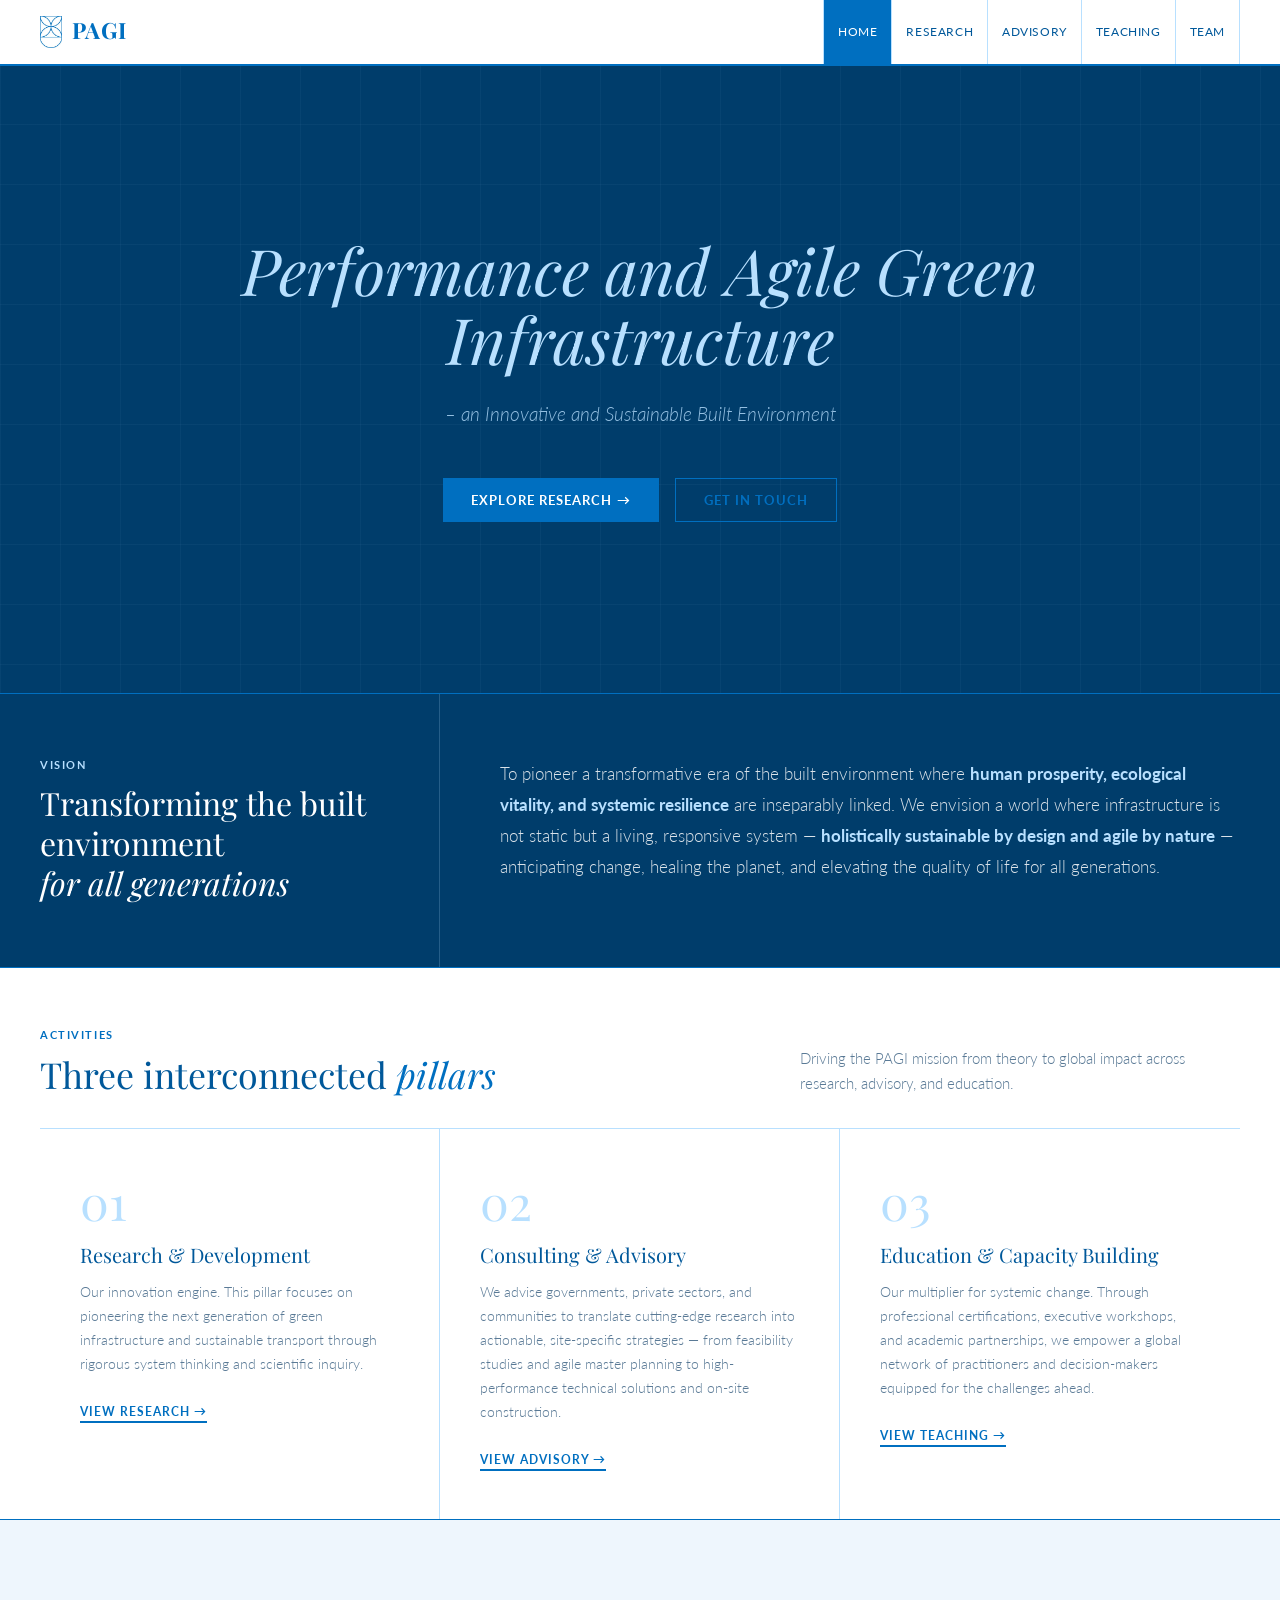
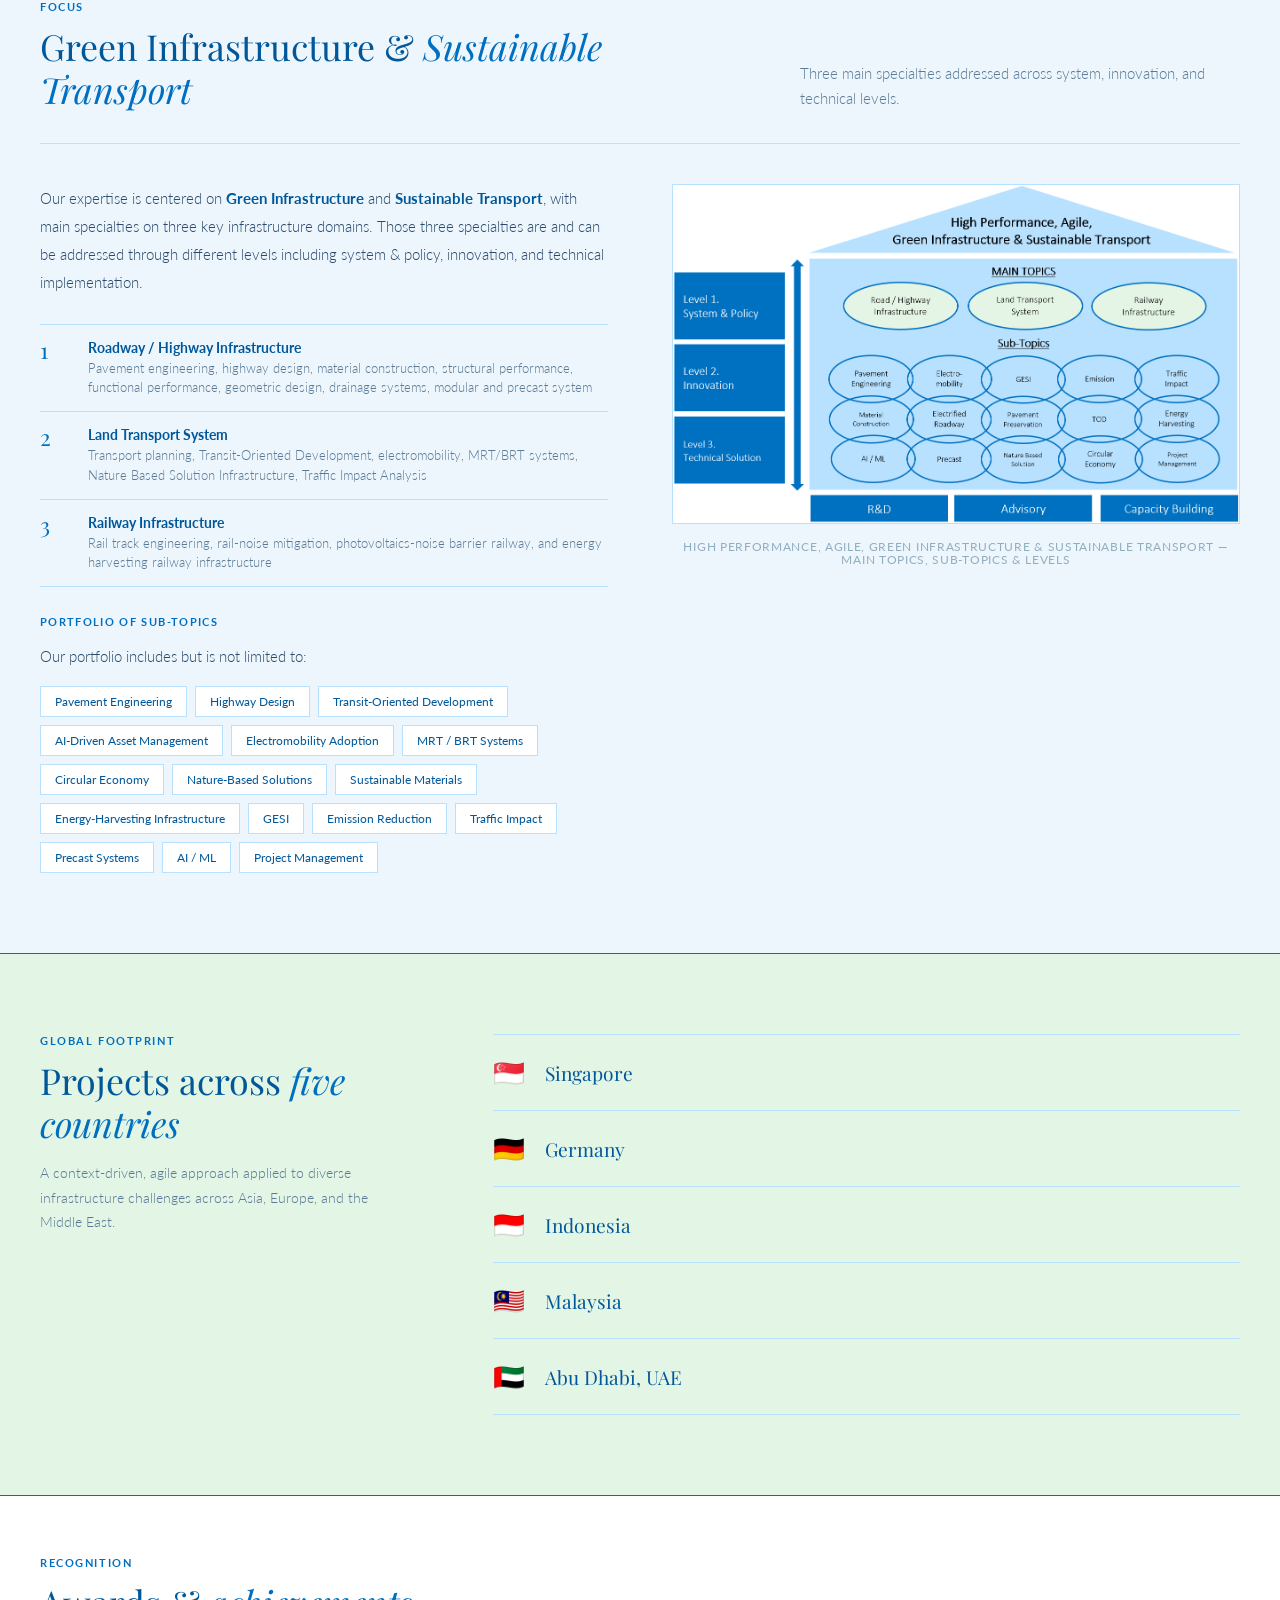
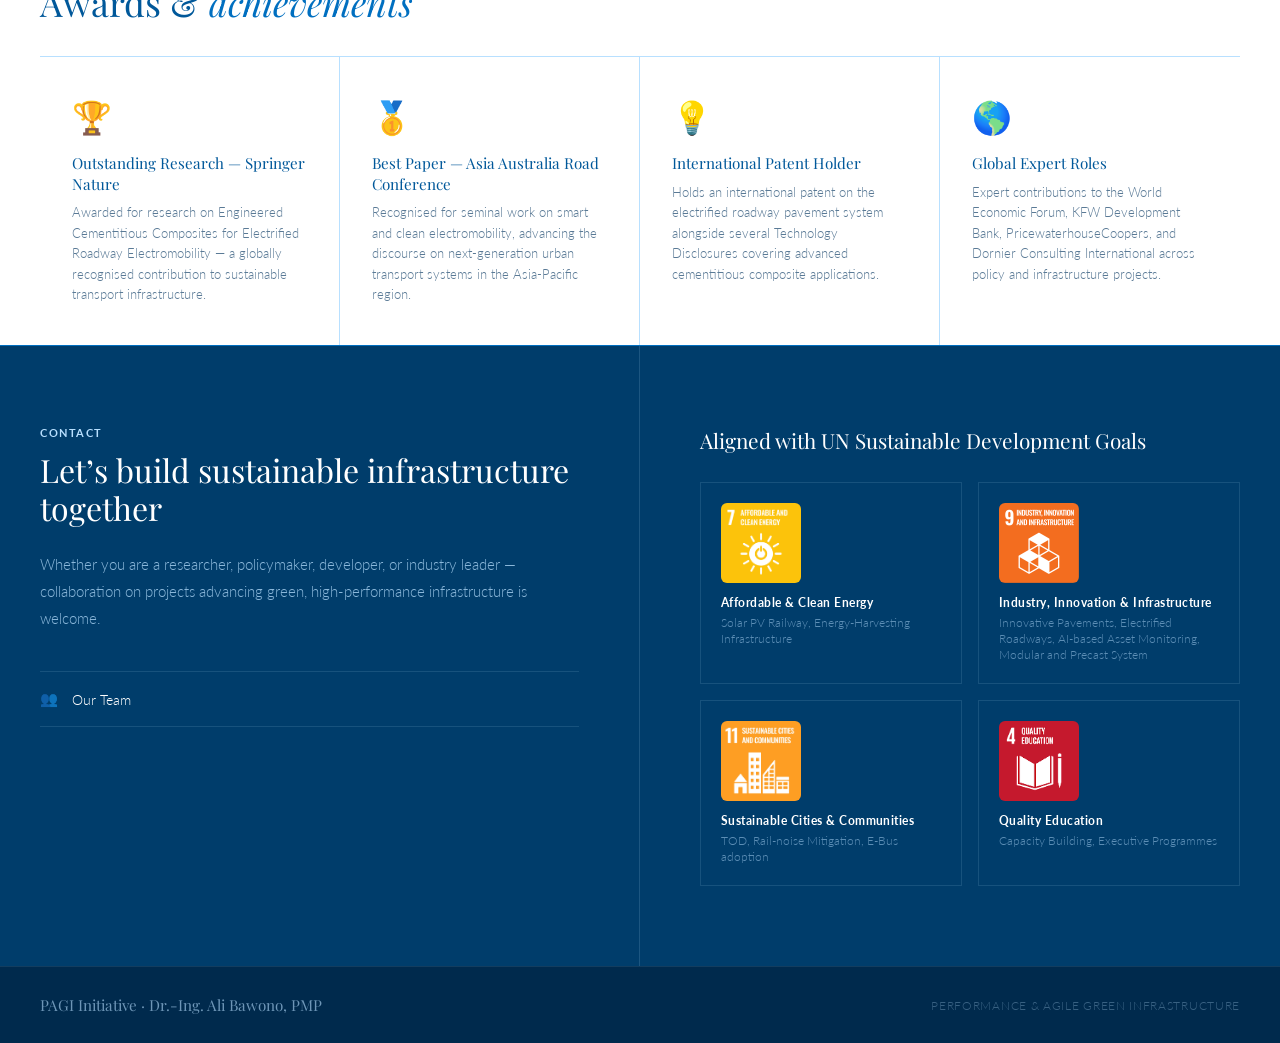
<file: index.html>
<!DOCTYPE html>
<html lang="en">
<head>
<meta charset="UTF-8">
<meta name="viewport" content="width=device-width, initial-scale=1.0">
<title>PAGI Initiative</title>
<link rel="preconnect" href="https://fonts.googleapis.com">
<link href="https://fonts.googleapis.com/css2?family=Playfair+Display:ital,wght@0,400;0,700;1,400&family=Lato:wght@300;400;700&display=swap" rel="stylesheet">
<link rel="stylesheet" href="style.css">
<style>
/* ── HERO (full-width, no right panel) ── */
.hero{margin-top:64px;min-height:70vh;display:flex;align-items:center;justify-content:center;border-bottom:var(--rule);background:var(--navy);position:relative;overflow:hidden}
.hero-bg-pattern{position:absolute;inset:0;background-image:linear-gradient(rgba(184,224,255,.04) 1px,transparent 1px),linear-gradient(90deg,rgba(184,224,255,.04) 1px,transparent 1px);background-size:60px 60px}
.hero-center{max-width:900px;margin:0 auto;padding:80px 40px;text-align:center;position:relative;z-index:1}
.hero-eyebrow{font-size:.72rem;font-weight:700;letter-spacing:.14em;text-transform:uppercase;color:var(--sky);margin-bottom:28px;display:inline-flex;align-items:center;gap:12px}
.hero-eyebrow::before,.hero-eyebrow::after{content:'';display:inline-block;width:32px;height:2px;background:var(--azure)}
.nav-logo-img{height:32px;width:auto;display:inline-block;vertical-align:middle;margin-right:10px;position:relative;top:-1px;}
.hero-h1{font-family:'Playfair Display',serif;font-size:clamp(2.4rem,5vw,4.8rem);font-weight:400;line-height:1.08;color:#fff;margin-bottom:24px}
.hero-h1 em{font-style:italic;color:var(--sky)}
.hero-tagline{font-size:1.2rem;line-height:1.75;color:rgba(184,224,255,.8);font-weight:300;margin-bottom:48px;font-style:italic}
.hero-actions{display:flex;gap:16px;flex-wrap:wrap;justify-content:center}

/* ── VISION ── */
.vision{background:var(--navy);border-bottom:var(--rule)}
.vision-inner{max-width:1280px;margin:0 auto;padding:0 40px;display:grid;grid-template-columns:1fr 2fr}
.vision-lbl{padding:64px 40px 64px 0;border-right:1px solid rgba(184,224,255,.2);display:flex;flex-direction:column;justify-content:center}
.vision-lbl .eyebrow{color:var(--sky)}
.vision-lbl h2{font-family:'Playfair Display',serif;font-size:2rem;font-weight:400;color:#fff;line-height:1.25}
.vision-lbl h2 em{font-style:italic}
.vision-content{padding:64px 0 64px 60px}
.vision-text{font-size:1.05rem;line-height:1.85;color:rgba(255,255,255,.85);font-weight:300}
.vision-text strong{font-weight:700;color:var(--sky)}

/* ── ACTIVITIES ── */
.pill-grid{display:grid;grid-template-columns:repeat(3,1fr)}
.pill{padding:48px 40px;border-right:var(--rule-lt);transition:background .15s;cursor:default}
.pill:last-child{border-right:none}
.pill:hover{background:var(--pale)}
.pill-num{font-family:'Playfair Display',serif;font-size:3rem;font-weight:400;color:var(--border);line-height:1;margin-bottom:16px}
.pill-title{font-family:'Playfair Display',serif;font-size:1.25rem;font-weight:400;color:var(--blue);margin-bottom:12px}
.pill-body{font-size:.88rem;color:var(--gray);line-height:1.7;font-weight:300;margin-bottom:24px}
.pill-link{display:inline-flex;align-items:center;gap:6px;font-size:.78rem;font-weight:700;letter-spacing:.08em;text-transform:uppercase;color:var(--azure);text-decoration:none;border-bottom:2px solid var(--azure);padding-bottom:2px;transition:opacity .15s}
.pill-link:hover{opacity:.6}

/* ── FOCUS ── */
.focus{background:var(--pale);border-bottom:var(--rule)}
.focus-inner{max-width:1280px;margin:0 auto;padding:80px 40px}
.focus-grid{display:grid;grid-template-columns:1fr 1fr;gap:64px;align-items:start;margin-top:40px}
.focus-text-block{}
.focus-body{font-size:.95rem;line-height:1.85;color:#2a4a6b;font-weight:300;margin-bottom:20px}
.focus-body strong{font-weight:700;color:var(--blue)}
.focus-specialties{margin:28px 0;display:flex;flex-direction:column;gap:0}
.spec-row{display:flex;align-items:flex-start;gap:16px;padding:14px 0;border-bottom:var(--rule-lt)}
.spec-row:first-child{border-top:var(--rule-lt)}
.spec-num{font-family:'Playfair Display',serif;font-size:1.4rem;font-weight:400;color:var(--azure);line-height:1;flex-shrink:0;width:32px}
.spec-text{}
.spec-title{font-size:.9rem;font-weight:700;color:var(--blue);margin-bottom:3px}
.spec-sub{font-size:.8rem;color:var(--gray);font-weight:300;line-height:1.5}
.subtopics-label{font-size:.7rem;font-weight:700;letter-spacing:.12em;text-transform:uppercase;color:var(--azure);margin:28px 0 14px}
.subtopic-tags{display:flex;flex-wrap:wrap;gap:8px}
.stag{padding:7px 14px;font-size:.78rem;font-weight:400;color:var(--blue);border:var(--rule-lt);background:#fff;transition:all .15s;cursor:default}
.stag:hover{background:var(--azure);color:#fff;border-color:var(--azure)}
.focus-diagram{}
.diagram-caption{font-size:.72rem;font-weight:400;letter-spacing:.06em;text-transform:uppercase;color:var(--lgray);text-align:center;margin-top:16px}
.diagram-img{width:100%;border:var(--rule-lt);display:block}
.sdg-badge{width:80px;height:80px;object-fit:cover;border-radius:6px;display:block;margin-bottom:12px}

/* ── FOOTPRINT ── */
.footprint{background:var(--mint);border-bottom:var(--rule)}
.fp-inner{max-width:1280px;margin:0 auto;padding:80px 40px;display:grid;grid-template-columns:1fr 2fr;gap:80px;align-items:start}
.fp-desc{font-size:.9rem;color:var(--gray);line-height:1.7;font-weight:300;margin-top:16px}
.c-list{display:flex;flex-direction:column}
.c-row{display:flex;align-items:center;padding:22px 0;border-bottom:var(--rule-lt);gap:20px;transition:padding-left .2s;cursor:default}
.c-row:first-child{border-top:var(--rule-lt)}
.c-row:hover{padding-left:12px}
.cflag{font-size:1.6rem}
.cname{font-family:'Playfair Display',serif;font-size:1.2rem;font-weight:400;color:var(--blue)}
.cdesc{font-size:.82rem;color:var(--gray);font-weight:300;margin-left:auto;text-align:right;max-width:280px;line-height:1.5}

@media(max-width:1024px){
  .hero-center{padding:60px 20px}
  .vision-inner{grid-template-columns:1fr}
  .vision-lbl{border-right:none;border-bottom:1px solid rgba(184,224,255,.15);padding:48px 0}
  .vision-content{padding:48px 0}
  .pill-grid{grid-template-columns:1fr}
  .pill{border-right:none;border-bottom:var(--rule-lt)}
  .focus-grid{grid-template-columns:1fr;gap:40px}
  .fp-inner{grid-template-columns:1fr;gap:40px}
}
@media(max-width:768px){
  .vision-inner,.fp-inner,.focus-inner{padding:0 20px}
  .fp-inner{padding:60px 20px}
  .focus-inner{padding:48px 20px}
}
</style>
</head>
<body>

<header>
  <div class="nav-top">
    <a href="index.html" class="nav-logo"><img src="Logo_PAGI.png" alt="PAGI Logo" class="nav-logo-img">PAGI</a>
    <nav class="nav-links">
      <a href="index.html" class="active">Home</a>
      <a href="research.html">Research</a>
      <a href="advisory.html">Advisory</a>
      <a href="teaching.html">Teaching</a>
      <a href="team.html">Team</a>
    </nav>
  </div>
</header>

<!-- HERO -->
<section class="hero">
  <div class="hero-bg-pattern"></div>
  <div class="hero-center">
    <h1 class="hero-h1"><em>Performance and Agile Green Infrastructure</em></h1>
    <p class="hero-tagline">&#8211; an Innovative and Sustainable Built Environment</p>
    <div class="hero-actions">
      <a href="research.html" class="btn-p">Explore Research &#8594;</a>
      <a href="#contact" class="btn-o">Get in Touch</a>
    </div>
  </div>
</section>

<!-- VISION -->
<section class="vision" id="about">
  <div class="vision-inner">
    <div class="vision-lbl">
      <div class="eyebrow">Vision</div>
      <h2>Transforming the built environment<br><em>for all generations</em></h2>
    </div>
    <div class="vision-content">
      <p class="vision-text">To pioneer a transformative era of the built environment where <strong>human prosperity, ecological vitality, and systemic resilience</strong> are inseparably linked. We envision a world where infrastructure is not static but a living, responsive system &#8212; <strong>holistically sustainable by design and agile by nature</strong> &#8212; anticipating change, healing the planet, and elevating the quality of life for all generations.</p>
    </div>
  </div>
</section>

<!-- ACTIVITIES -->
<section class="section">
  <div class="s-inner">
    <div class="s-head sr">
      <div><div class="eyebrow">Activities</div><h2 class="s-title">Three interconnected <em>pillars</em></h2></div>
      <p class="s-sub">Driving the PAGI mission from theory to global impact across research, advisory, and education.</p>
    </div>
    <div class="pill-grid">
      <div class="pill sr">
        <div class="pill-num">01</div>
        <h3 class="pill-title">Research &amp; Development</h3>
        <p class="pill-body">Our innovation engine. This pillar focuses on pioneering the next generation of green infrastructure and sustainable transport through rigorous system thinking and scientific inquiry.</p>
        <a href="research.html" class="pill-link">View Research &#8594;</a>
      </div>
      <div class="pill sr">
        <div class="pill-num">02</div>
        <h3 class="pill-title">Consulting &amp; Advisory</h3>
        <p class="pill-body">We advise governments, private sectors, and communities to translate cutting-edge research into actionable, site-specific strategies &#8212; from feasibility studies and agile master planning to high-performance technical solutions and on-site construction.</p>
        <a href="advisory.html" class="pill-link">View Advisory &#8594;</a>
      </div>
      <div class="pill sr">
        <div class="pill-num">03</div>
        <h3 class="pill-title">Education &amp; Capacity Building</h3>
        <p class="pill-body">Our multiplier for systemic change. Through professional certifications, executive workshops, and academic partnerships, we empower a global network of practitioners and decision-makers equipped for the challenges ahead.</p>
        <a href="teaching.html" class="pill-link">View Teaching &#8594;</a>
      </div>
    </div>
  </div>
</section>

<!-- FOCUS -->
<section class="focus">
  <div class="focus-inner">
    <div class="s-head sr" style="padding-top:0;margin-bottom:0">
      <div><div class="eyebrow">Focus</div><h2 class="s-title">Green Infrastructure &amp; <em>Sustainable Transport</em></h2></div>
      <p class="s-sub">Three main specialties addressed across system, innovation, and technical levels.</p>
    </div>
    <div class="focus-grid">

      <!-- LEFT: text -->
      <div class="focus-text-block sr">
        <p class="focus-body">Our expertise is centered on <strong>Green Infrastructure</strong> and <strong>Sustainable Transport</strong>, with main specialties on three key infrastructure domains. Those three specialties are and can be addressed through different levels including system &amp; policy, innovation, and technical implementation.</p>

        <div class="focus-specialties">
          <div class="spec-row">
            <div class="spec-num">1</div>
            <div class="spec-text">
              <div class="spec-title">Roadway / Highway Infrastructure</div>
              <div class="spec-sub">Pavement engineering, highway design, material construction, structural performance, functional performance, geometric design, drainage systems, modular and precast system</div>
            </div>
          </div>
          <div class="spec-row">
            <div class="spec-num">2</div>
            <div class="spec-text">
              <div class="spec-title">Land Transport System</div>
              <div class="spec-sub">Transport planning, Transit-Oriented Development, electromobility, MRT/BRT systems, Nature Based Solution Infrastructure, Traffic Impact Analysis</div>
            </div>
          </div>
          <div class="spec-row">
            <div class="spec-num">3</div>
            <div class="spec-text">
              <div class="spec-title">Railway Infrastructure</div>
              <div class="spec-sub">Rail track engineering, rail-noise mitigation, photovoltaics-noise barrier railway, and energy harvesting railway infrastructure</div>
            </div>
          </div>
        </div>

        <div class="subtopics-label">Portfolio of Sub-Topics</div>
        <p class="focus-body" style="margin-bottom:16px">Our portfolio includes but is not limited to:</p>
        <div class="subtopic-tags">
          <span class="stag">Pavement Engineering</span>
          <span class="stag">Highway Design</span>
          <span class="stag">Transit-Oriented Development</span>
          <span class="stag">AI-Driven Asset Management</span>
          <span class="stag">Electromobility Adoption</span>
          <span class="stag">MRT / BRT Systems</span>
          <span class="stag">Circular Economy</span>
          <span class="stag">Nature-Based Solutions</span>
          <span class="stag">Sustainable Materials</span>
          <span class="stag">Energy-Harvesting Infrastructure</span>
          <span class="stag">GESI</span>
          <span class="stag">Emission Reduction</span>
          <span class="stag">Traffic Impact</span>
          <span class="stag">Precast Systems</span>
          <span class="stag">AI / ML</span>
          <span class="stag">Project Management</span>
        </div>
      </div>

      <!-- RIGHT: diagram -->
      <div class="focus-diagram sr">
        <img src="focus-diagram.png" alt="PAGI Focus Diagram — High Performance, Agile, Green Infrastructure and Sustainable Transport" class="diagram-img">
        <p class="diagram-caption">High Performance, Agile, Green Infrastructure &amp; Sustainable Transport &#8212; Main Topics, Sub-Topics &amp; Levels</p>
      </div>

    </div>
  </div>
</section>

<!-- FOOTPRINT -->
<section class="footprint">
  <div class="fp-inner">
    <div class="sr">
      <div class="eyebrow">Global Footprint</div>
      <h2 class="s-title">Projects across <em>five countries</em></h2>
      <p class="fp-desc">A context-driven, agile approach applied to diverse infrastructure challenges across Asia, Europe, and the Middle East.</p>
    </div>
    <div class="c-list sr">
      <div class="c-row"><span class="cflag">&#127480;&#127468;</span><span class="cname">Singapore</span></div>
      <div class="c-row"><span class="cflag">&#127465;&#127466;</span><span class="cname">Germany</span></div>
      <div class="c-row"><span class="cflag">&#127470;&#127465;</span><span class="cname">Indonesia</span></div>
      <div class="c-row"><span class="cflag">&#127474;&#127486;</span><span class="cname">Malaysia</span></div>
      <div class="c-row"><span class="cflag">&#127462;&#127466;</span><span class="cname">Abu Dhabi, UAE</span></div>
    </div>
  </div>
</section>

<!-- AWARDS -->
<section class="awards section">
  <div class="s-inner">
    <div class="s-head sr">
      <div><div class="eyebrow">Recognition</div><h2 class="s-title">Awards &amp; <em>achievements</em></h2></div>
    </div>
    <div class="aw-grid">
      <div class="aw-item sr"><span class="aw-icon">&#127942;</span><h3 class="aw-title">Outstanding Research &#8212; Springer Nature</h3><p class="aw-body">Awarded for research on Engineered Cementitious Composites for Electrified Roadway Electromobility &#8212; a globally recognised contribution to sustainable transport infrastructure.</p></div>
      <div class="aw-item sr"><span class="aw-icon">&#129351;</span><h3 class="aw-title">Best Paper &#8212; Asia Australia Road Conference</h3><p class="aw-body">Recognised for seminal work on smart and clean electromobility, advancing the discourse on next-generation urban transport systems in the Asia-Pacific region.</p></div>
      <div class="aw-item sr"><span class="aw-icon">&#128161;</span><h3 class="aw-title">International Patent Holder</h3><p class="aw-body">Holds an international patent on the electrified roadway pavement system alongside several Technology Disclosures covering advanced cementitious composite applications.</p></div>
      <div class="aw-item sr"><span class="aw-icon">&#127758;</span><h3 class="aw-title">Global Expert Roles</h3><p class="aw-body">Expert contributions to the World Economic Forum, KFW Development Bank, PricewaterhouseCoopers, and Dornier Consulting International across policy and infrastructure projects.</p></div>
    </div>
  </div>
</section>

<!-- CONTACT -->
<section class="contact" id="contact">
  <div class="ct-inner">
    <div class="ct-left">
      <div class="eyebrow">Contact</div>
      <h2>Let&#8217;s build sustainable infrastructure together</h2>
      <p>Whether you are a researcher, policymaker, developer, or industry leader &#8212; collaboration on projects advancing green, high-performance infrastructure is welcome.</p>
      <div class="ct-links">
        <a href="team.html" class="cl"><span class="cl-icon">&#128101;</span> Our Team</a>
      </div>
    </div>
    <div class="ct-right">
      <h3>Aligned with UN Sustainable Development Goals</h3>
      <div class="sdg-grid">
        <div class="sdg"><img src="sdg7.png" alt="SDG 7" class="sdg-badge"><div class="sdg-name">Affordable &amp; Clean Energy</div><div class="sdg-note">Solar PV Railway, Energy-Harvesting Infrastructure</div></div>
        <div class="sdg"><img src="sdg9.png" alt="SDG 9" class="sdg-badge"><div class="sdg-name">Industry, Innovation &amp; Infrastructure</div><div class="sdg-note">Innovative Pavements, Electrified Roadways, AI-based Asset Monitoring, Modular and Precast System</div></div>
        <div class="sdg"><img src="sdg11.webp" alt="SDG 11" class="sdg-badge"><div class="sdg-name">Sustainable Cities &amp; Communities</div><div class="sdg-note">TOD, Rail-noise Mitigation, E-Bus adoption</div></div>
        <div class="sdg"><img src="sdg4.png" alt="SDG 4" class="sdg-badge"><div class="sdg-name">Quality Education</div><div class="sdg-note">Capacity Building, Executive Programmes</div></div>
      </div>
    </div>
  </div>
</section>

<footer>
  <div class="fl">PAGI Initiative &#183; Dr.-Ing. Ali Bawono, PMP</div>
  <div class="fr">Performance &amp; Agile Green Infrastructure</div>
</footer>

<script>
(function(){
  var io=new IntersectionObserver(function(entries){
    entries.forEach(function(e){
      if(e.isIntersecting){
        var g=e.target.parentElement.querySelectorAll('.sr:not(.in)');
        var d=0;
        g.forEach(function(s){
          if(s.getBoundingClientRect().top<window.innerHeight+60){
            setTimeout(function(){s.classList.add('in');},d);
            d+=65;
          }
        });
        e.target.classList.add('in');
        io.unobserve(e.target);
      }
    });
  },{threshold:0.06,rootMargin:'0px 0px -24px 0px'});
  document.querySelectorAll('.sr').forEach(function(el){io.observe(el);});
})();
</script>
</body>
</html>
</file>
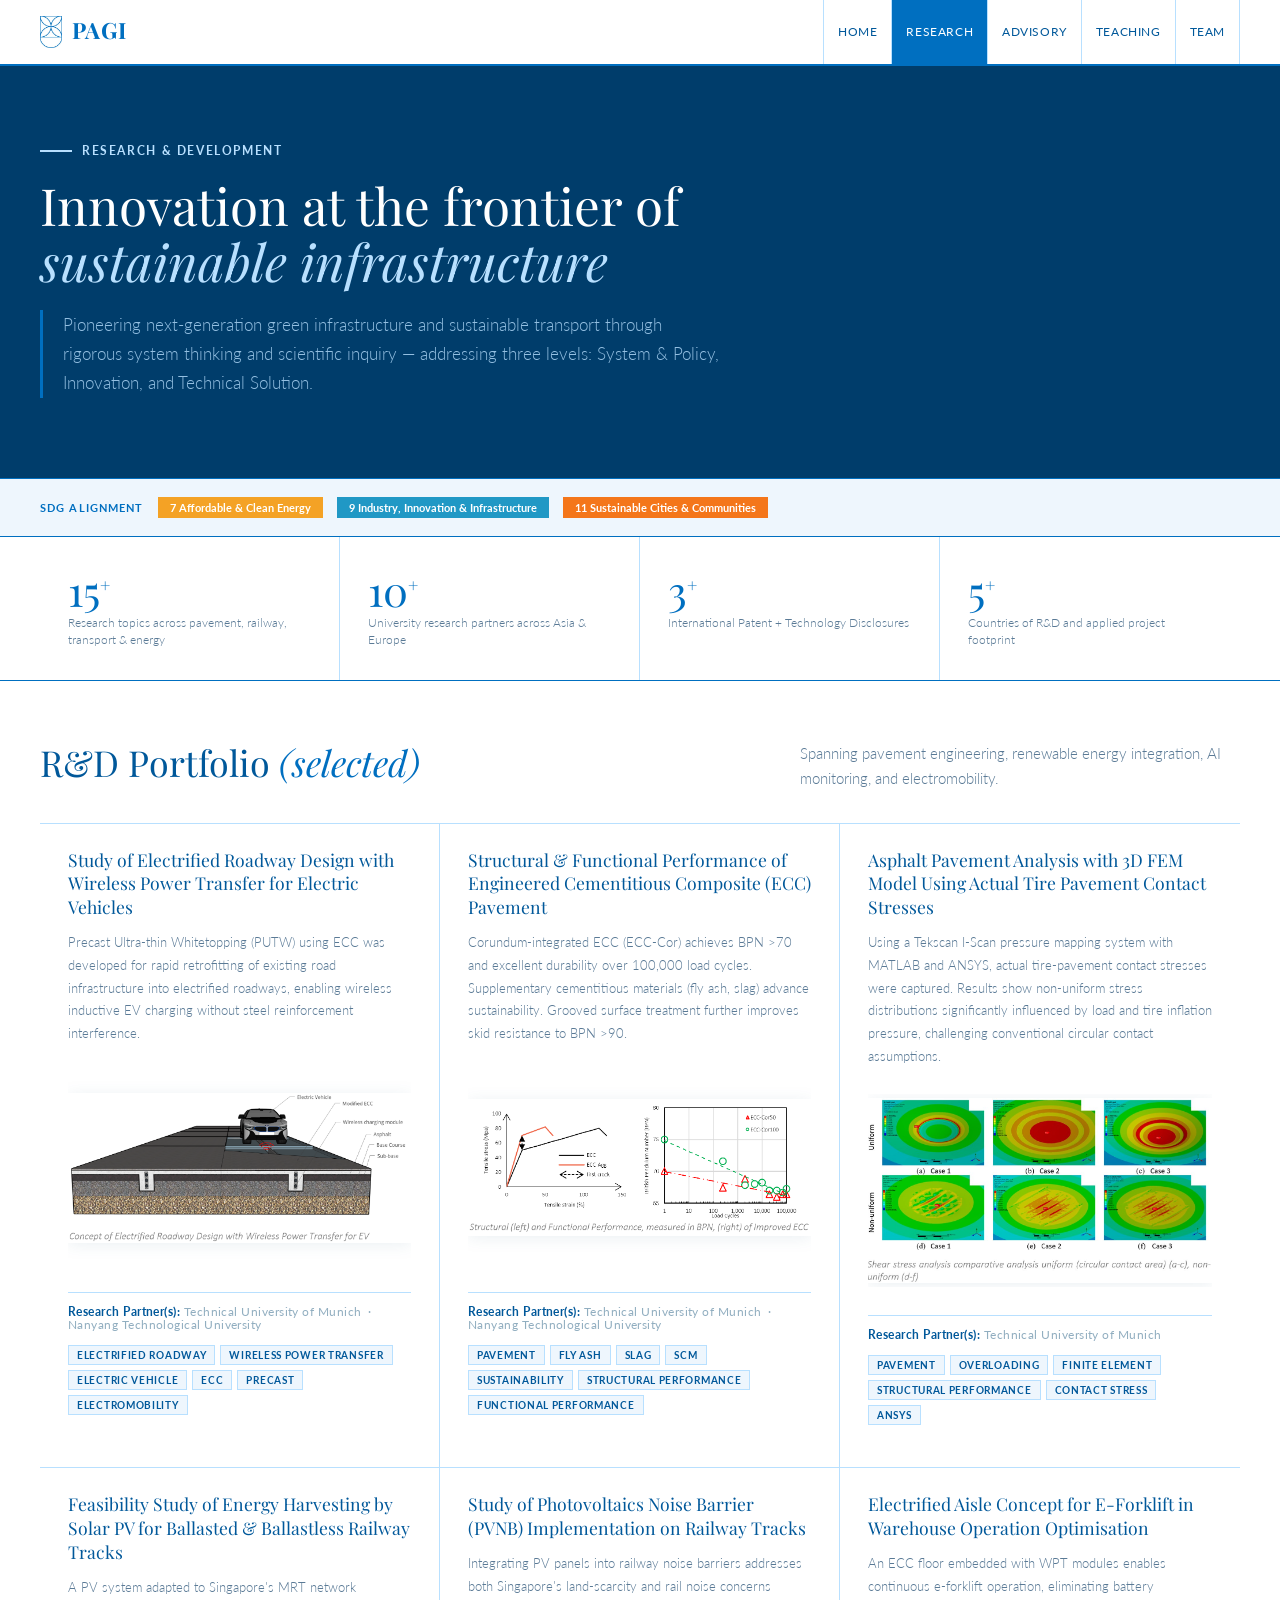
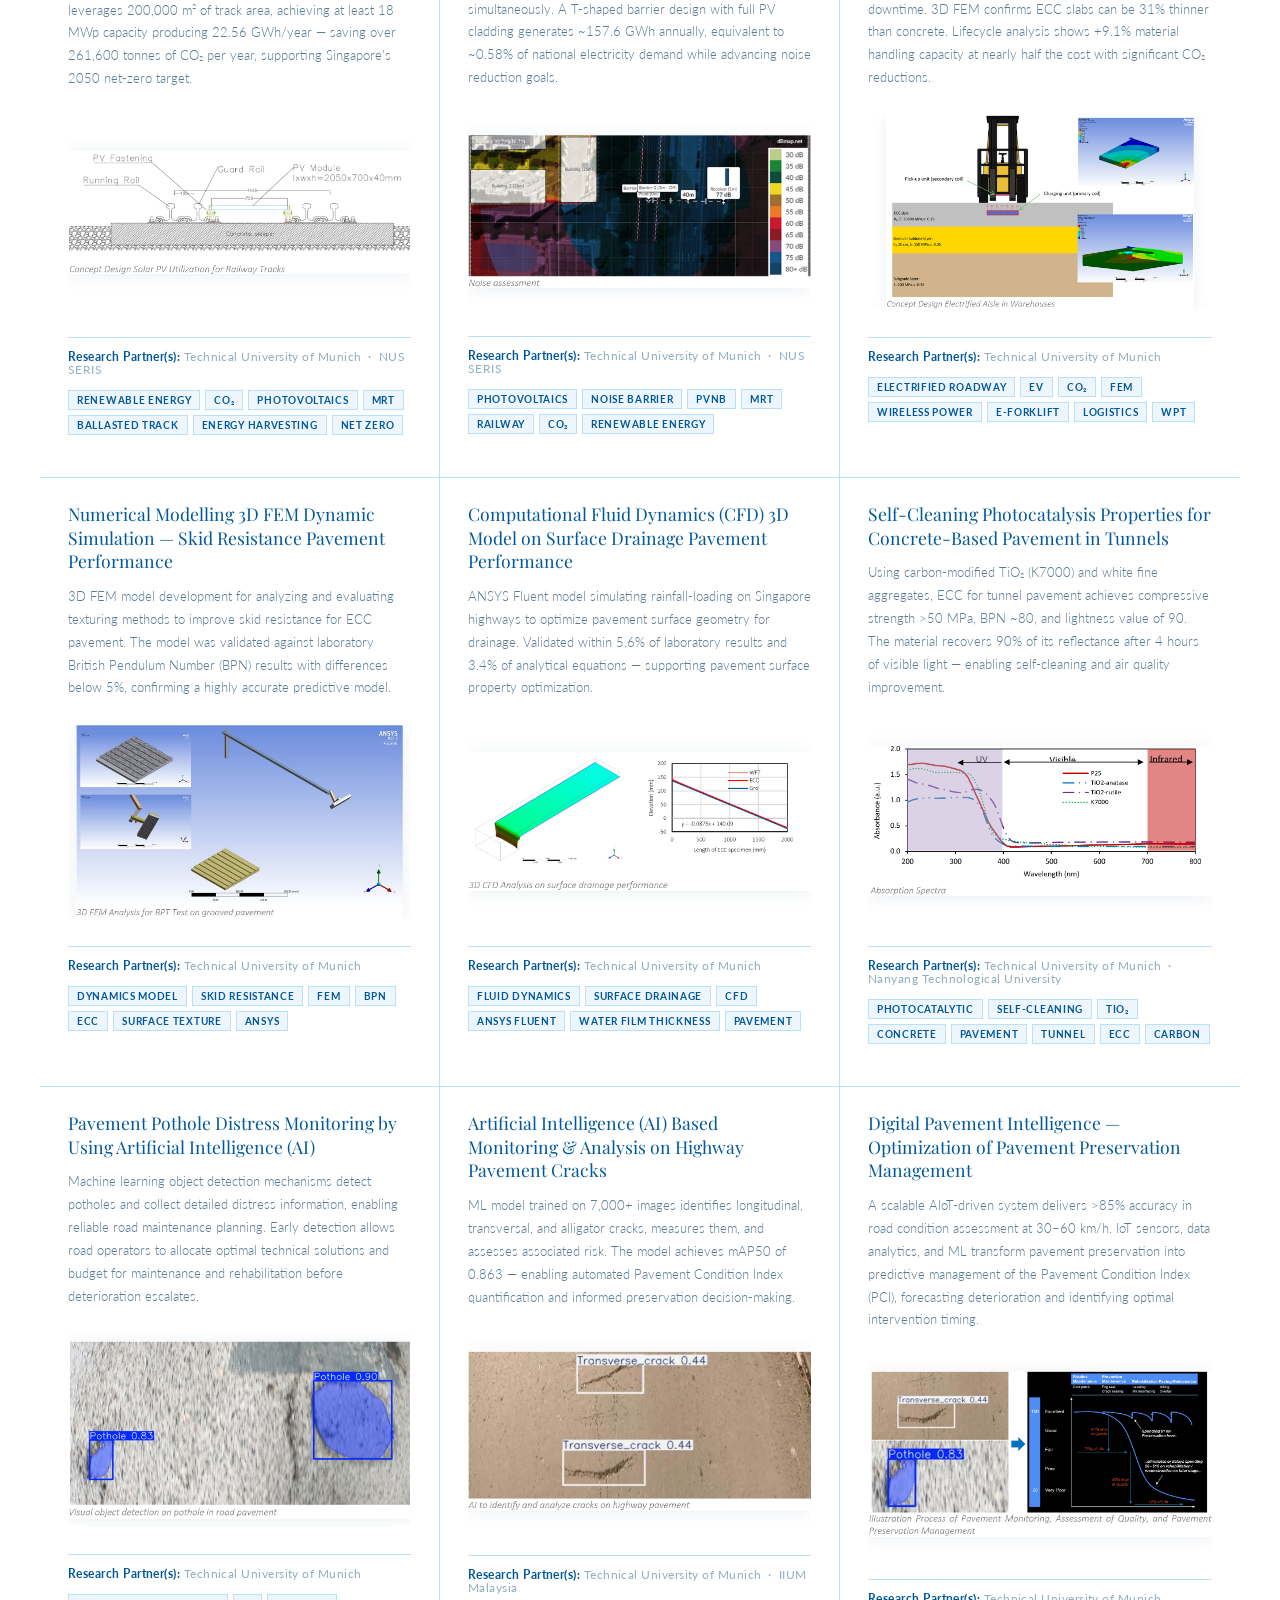
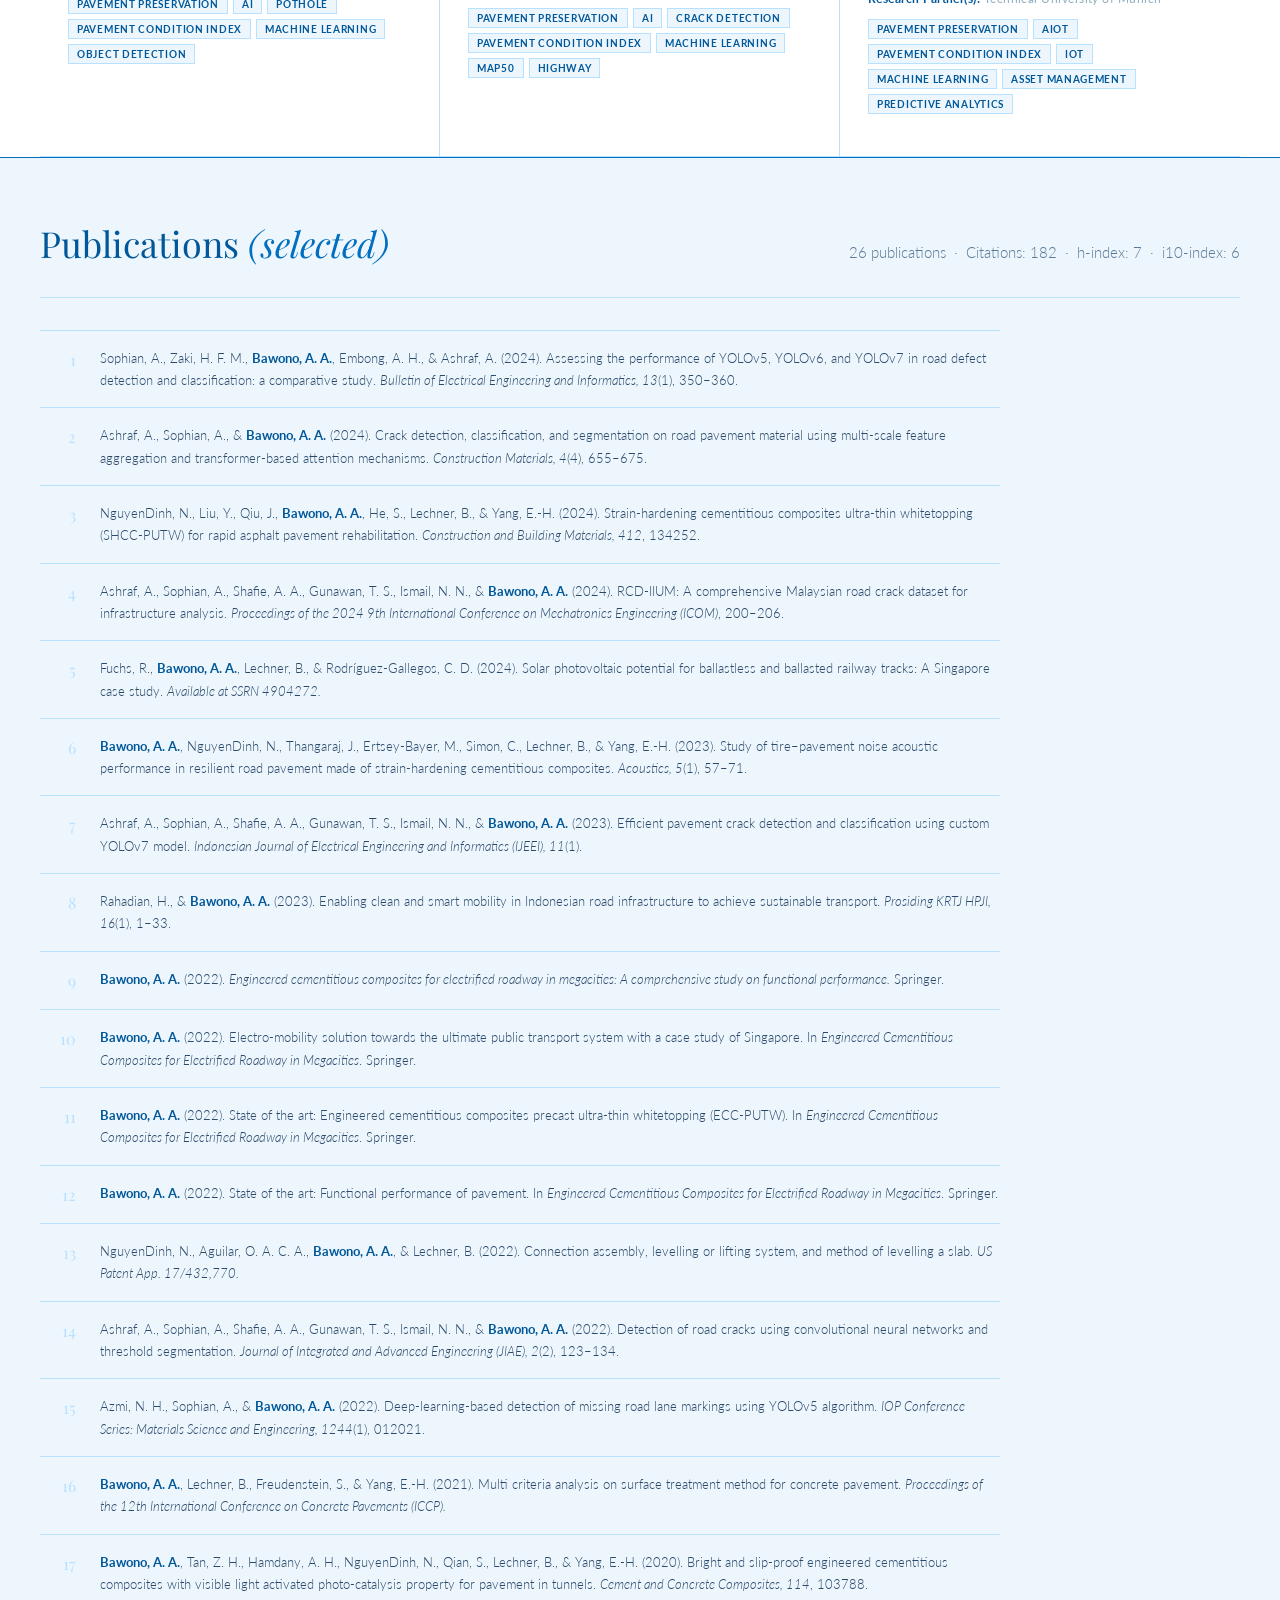
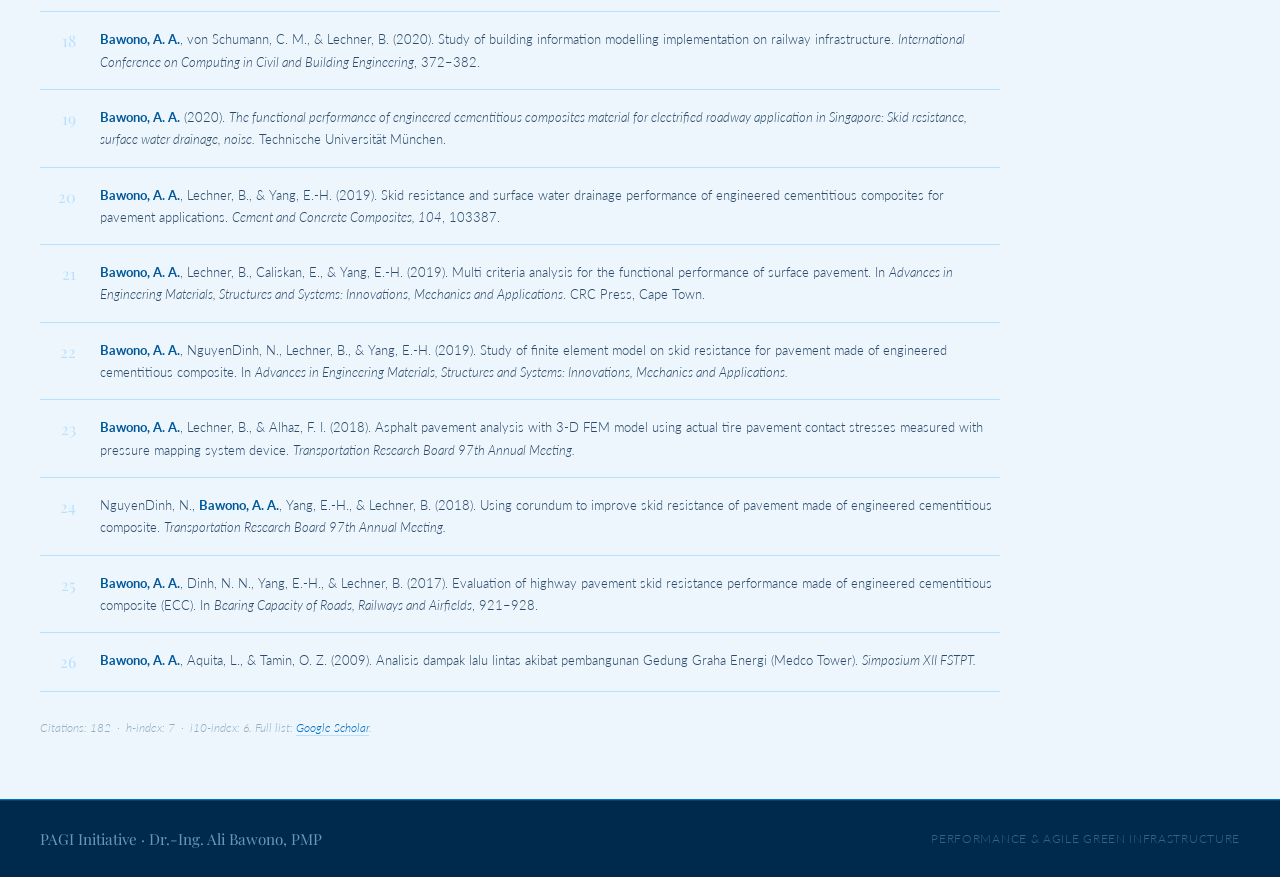
<file: research.html>
<!DOCTYPE html>
<html lang="en">
<head>
<meta charset="UTF-8">
<meta name="viewport" content="width=device-width, initial-scale=1.0">
<title>Research &amp; Development | PAGI Initiative</title>
<link rel="preconnect" href="https://fonts.googleapis.com">
<link href="https://fonts.googleapis.com/css2?family=Playfair+Display:ital,wght@0,400;0,700;1,400&family=Lato:wght@300;400;700&display=swap" rel="stylesheet">
<link rel="stylesheet" href="style.css">
<style>
/* ── RESEARCH PAGE — original 3-col card grid ── */
.cards { display: grid; grid-template-columns: repeat(3,1fr); }
.card { border-right: var(--rule-lt); border-bottom: var(--rule-lt); transition: background .2s; cursor: default; }
.card:nth-child(3n) { border-right: none; }
.card:hover { background: var(--pale); }

/* Image panel — flush with card body, no separator line */
.card-img {
  width: calc(100% - 56px);
  margin: 0 28px 20px 28px;
  aspect-ratio: 16/9;
  overflow: hidden;
  position: relative;
  display: flex;
  align-items: center;
  justify-content: center;
  background: #ffffff;
}
.card-img img {
  width: 100%;
  height: 100%;
  object-fit: contain;
  display: block;
  transition: transform .35s ease;
  filter: drop-shadow(0 2px 8px rgba(0,61,107,.08));
}
.card:hover .card-img img {
  transform: scale(1.03);
  filter: drop-shadow(0 4px 14px rgba(0,61,107,.15));
}
.ci-lbl { display: none; }

/* Card body — identical to original */
.card-body { padding: 24px 28px 28px; }
.card-body:first-of-type { padding-bottom: 12px; }
.c-tag {
  font-size: .68rem;
  font-weight: 700;
  letter-spacing: .12em;
  text-transform: uppercase;
  margin-bottom: 10px;
  color: var(--azure);
}
.c-title {
  font-family: 'Playfair Display', serif;
  font-size: 1.1rem;
  font-weight: 400;
  line-height: 1.35;
  color: var(--blue);
  margin-bottom: 12px;
}
.c-desc {
  font-size: .84rem;
  line-height: 1.7;
  color: var(--gray);
  font-weight: 300;
  margin-bottom: 14px;
}

/* Keywords */
.c-kw {
  display: flex;
  flex-wrap: wrap;
  gap: 5px;
  margin-bottom: 14px;
}
.kw {
  font-size: .63rem;
  font-weight: 700;
  letter-spacing: .07em;
  text-transform: uppercase;
  padding: 3px 8px;
  background: var(--pale);
  border: 1px solid var(--border);
  color: var(--blue);
}

/* Partners */
.c-meta {
  font-size: .72rem;
  font-weight: 400;
  color: var(--lgray);
  letter-spacing: .04em;
  padding-top: 12px;
  border-top: var(--rule-lt);
  margin-bottom: 14px;
}
.c-meta strong { color: var(--blue); font-weight: 700; }

/* Publications section */
.pub-section { border-bottom: var(--rule); background: var(--pale); }
.pub-inner { max-width: 1280px; margin: 0 auto; padding: 64px 40px; }
.pub-intro {
  font-size: .9rem; color: var(--gray); font-weight: 300;
  line-height: 1.7; margin-bottom: 40px; max-width: 700px;
}
.pub-list {
  display: flex; flex-direction: column; gap: 0;
  max-width: 960px;
}
.pub-item {
  display: grid;
  grid-template-columns: 40px 1fr;
  gap: 0 20px;
  padding: 16px 0;
  border-bottom: var(--rule-lt);
  transition: background .15s;
}
.pub-item:first-child { border-top: var(--rule-lt); }
.pub-item:hover { background: white; margin: 0 -20px; padding: 16px 20px; }
.pub-num {
  font-family: 'Playfair Display', serif;
  font-size: 1rem; font-weight: 400;
  color: var(--border); line-height: 1.6;
  text-align: right; padding-right: 4px;
}
.pub-ref {
  font-size: .82rem; line-height: 1.7;
  color: #2a4a6b; font-weight: 300;
}
.pub-ref em { font-style: italic; }
.pub-ref strong { font-weight: 700; color: var(--blue); }
.pub-type-label {
  font-size: .68rem; font-weight: 700;
  letter-spacing: .12em; text-transform: uppercase;
  color: var(--azure); margin: 32px 0 14px;
  display: flex; align-items: center; gap: 10px;
}
.pub-type-label::before {
  content: ''; display: inline-block;
  width: 24px; height: 2px; background: var(--azure);
}

/* Stats bar */
.stats-bar { border-bottom: var(--rule); background: white; }
.stats-inner {
  max-width: 1280px; margin: 0 auto; padding: 0 40px;
  display: grid; grid-template-columns: repeat(4,1fr);
}
.sitem {
  padding: 32px 28px;
  border-right: var(--rule-lt);
  transition: background .15s;
  cursor: default;
}
.sitem:last-child { border-right: none; }
.sitem:hover { background: var(--pale); }
.snum {
  font-family: 'Playfair Display', serif;
  font-size: 2.6rem; font-weight: 400;
  color: var(--azure); line-height: 1; margin-bottom: 5px;
}
.snum sup { font-size: 1.1rem; }
.sdesc { font-size: .72rem; color: var(--gray); font-weight: 300; line-height: 1.4; }

/* SDG bar */
.sdg-bar { background: var(--pale); border-bottom: var(--rule); padding: 18px 0; }
.sdg-bar-inner {
  max-width: 1280px; margin: 0 auto; padding: 0 40px;
  display: flex; align-items: center; gap: 14px; flex-wrap: wrap;
}
.sdg-lbl { font-size: .7rem; font-weight: 700; letter-spacing: .1em; text-transform: uppercase; color: var(--azure); }
.sdg-pill { font-size: .7rem; font-weight: 700; padding: 4px 12px; color: white; }

@media(max-width:1024px){
  .cards { grid-template-columns: 1fr 1fr; }
  .card:nth-child(3n) { border-right: var(--rule-lt); }
  .card:nth-child(2n) { border-right: none; }
  .stats-inner { grid-template-columns: 1fr 1fr; }
  .sitem:nth-child(2n) { border-right: none; }
  .sitem { border-bottom: var(--rule-lt); }
}
@media(max-width:768px){
  .cards { grid-template-columns: 1fr; }
  .card:nth-child(n) { border-right: none; }
  .stats-inner, .sdg-bar-inner { padding: 0 20px; }
}
</style>
</head>
<body>

<header>
  <div class="nav-top">
    <a href="index.html" class="nav-logo"><img src="Logo_PAGI.png" alt="PAGI Logo" class="nav-logo-img">PAGI</a>
    <nav class="nav-links">
      <a href="index.html">Home</a>
      <a href="research.html" class="active">Research</a>
      <a href="advisory.html">Advisory</a>
      <a href="teaching.html">Teaching</a>
      <a href="team.html">Team</a>
    </nav>
  </div>
</header>

<!-- PAGE HERO -->
<div class="page-hero">
  <div class="page-hero-inner">
    <div class="page-eyebrow">Research &amp; Development</div>
    <h1 class="page-h1">Innovation at the frontier of<br><em>sustainable infrastructure</em></h1>
    <p class="page-desc">Pioneering next-generation green infrastructure and sustainable transport through rigorous system thinking and scientific inquiry — addressing three levels: System &amp; Policy, Innovation, and Technical Solution.</p>
  </div>
</div>

<!-- SDG BAR -->
<div class="sdg-bar">
  <div class="sdg-bar-inner">
    <span class="sdg-lbl">SDG Alignment</span>
    <span class="sdg-pill" style="background:#f4a225">7 Affordable &amp; Clean Energy</span>
    <span class="sdg-pill" style="background:#2098c5">9 Industry, Innovation &amp; Infrastructure</span>
    <span class="sdg-pill" style="background:#f4761a">11 Sustainable Cities &amp; Communities</span>
  </div>
</div>

<!-- STATS -->
<div class="stats-bar">
  <div class="stats-inner">
    <div class="sitem"><div class="snum">15<sup>+</sup></div><div class="sdesc">Research topics across pavement, railway, transport &amp; energy</div></div>
    <div class="sitem"><div class="snum">10<sup>+</sup></div><div class="sdesc">University research partners across Asia &amp; Europe</div></div>
    <div class="sitem"><div class="snum">3<sup>+</sup></div><div class="sdesc">International Patent + Technology Disclosures</div></div>
    <div class="sitem"><div class="snum">5<sup>+</sup></div><div class="sdesc">Countries of R&amp;D and applied project footprint</div></div>
  </div>
</div>

<!-- RESEARCH CARDS -->
<section class="section">
  <div class="s-inner">
    <div class="s-head sr">
      <div><h2 class="s-title">R&amp;D Portfolio <em>(selected)</em></h2></div>
      <p class="s-sub">Spanning pavement engineering, renewable energy integration, AI monitoring, and electromobility.</p>
    </div>
    <div class="cards">

      <!-- 01 Electrified Roadway WPT -->
      <div class="card sr">
        <div class="card-body">
          <h3 class="c-title">Study of Electrified Roadway Design with Wireless Power Transfer for Electric Vehicles</h3>
          <p class="c-desc">Precast Ultra-thin Whitetopping (PUTW) using ECC was developed for rapid retrofitting of existing road infrastructure into electrified roadways, enabling wireless inductive EV charging without steel reinforcement interference.</p>
        </div>
        <div class="card-img">
          <img src="rd8.png" alt="Concept of Electrified Roadway Design with Wireless Power Transfer for EV">
          <span class="ci-lbl">Concept of Electrified Roadway Design with WPT for EV</span>
        </div>
        <div class="card-body" style="padding-top:8px">
          <div class="c-meta"><strong>Research Partner(s):</strong> Technical University of Munich &nbsp;·&nbsp; Nanyang Technological University</div>
          <div class="c-kw">
            <span class="kw">Electrified Roadway</span><span class="kw">Wireless Power Transfer</span><span class="kw">Electric Vehicle</span><span class="kw">ECC</span><span class="kw">Precast</span><span class="kw">Electromobility</span>
          </div>
        </div>
      </div>

      <!-- 02 ECC Structural & Functional -->
      <div class="card sr">
        <div class="card-body">
          <h3 class="c-title">Structural &amp; Functional Performance of Engineered Cementitious Composite (ECC) Pavement</h3>
          <p class="c-desc">Corundum-integrated ECC (ECC-Cor) achieves BPN &gt;70 and excellent durability over 100,000 load cycles. Supplementary cementitious materials (fly ash, slag) advance sustainability. Grooved surface treatment further improves skid resistance to BPN &gt;90.</p>
        </div>
        <div class="card-img">
          <img src="rd9.png" alt="Structural and Functional Performance of Improved ECC">
          <span class="ci-lbl">Structural (left) and Functional Performance BPN (right) of Improved ECC</span>
        </div>
        <div class="card-body" style="padding-top:8px">
          <div class="c-meta"><strong>Research Partner(s):</strong> Technical University of Munich &nbsp;·&nbsp; Nanyang Technological University</div>
          <div class="c-kw">
            <span class="kw">Pavement</span><span class="kw">Fly Ash</span><span class="kw">Slag</span><span class="kw">SCM</span><span class="kw">Sustainability</span><span class="kw">Structural Performance</span><span class="kw">Functional Performance</span>
          </div>
        </div>
      </div>

      <!-- 03 Asphalt 3D FEM -->
      <div class="card sr">
        <div class="card-body">
          <h3 class="c-title">Asphalt Pavement Analysis with 3D FEM Model Using Actual Tire Pavement Contact Stresses</h3>
          <p class="c-desc">Using a Tekscan I-Scan pressure mapping system with MATLAB and ANSYS, actual tire-pavement contact stresses were captured. Results show non-uniform stress distributions significantly influenced by load and tire inflation pressure, challenging conventional circular contact assumptions.</p>
        </div>
        <div class="card-img">
          <img src="rd10.png" alt="Shear stress analysis — uniform vs non-uniform contact area">
          <span class="ci-lbl">Shear stress: uniform (a–c) vs non-uniform contact (d–f)</span>
        </div>
        <div class="card-body" style="padding-top:8px">
          <div class="c-meta"><strong>Research Partner(s):</strong> Technical University of Munich</div>
          <div class="c-kw">
            <span class="kw">Pavement</span><span class="kw">Overloading</span><span class="kw">Finite Element</span><span class="kw">Structural Performance</span><span class="kw">Contact Stress</span><span class="kw">ANSYS</span>
          </div>
        </div>
      </div>

      <!-- 04 Solar PV Railway -->
      <div class="card sr">
        <div class="card-body">
          <h3 class="c-title">Feasibility Study of Energy Harvesting by Solar PV for Ballasted &amp; Ballastless Railway Tracks</h3>
          <p class="c-desc">A PV system adapted to Singapore's MRT network leverages 200,000 m² of track area, achieving at least 18 MWp capacity producing 22.56 GWh/year — saving over 261,600 tonnes of CO₂ per year, supporting Singapore's 2050 net-zero target.</p>
        </div>
        <div class="card-img">
          <img src="rd11.png" alt="Concept Design Solar PV Utilization for Railway Tracks">
          <span class="ci-lbl">Concept Design Solar PV Utilization for Railway Tracks</span>
        </div>
        <div class="card-body" style="padding-top:8px">
          <div class="c-meta"><strong>Research Partner(s):</strong> Technical University of Munich &nbsp;·&nbsp; NUS SERIS</div>
          <div class="c-kw">
            <span class="kw">Renewable Energy</span><span class="kw">CO₂</span><span class="kw">Photovoltaics</span><span class="kw">MRT</span><span class="kw">Ballasted Track</span><span class="kw">Energy Harvesting</span><span class="kw">Net Zero</span>
          </div>
        </div>
      </div>

      <!-- 05 PVNB -->
      <div class="card sr">
        <div class="card-body">
          <h3 class="c-title">Study of Photovoltaics Noise Barrier (PVNB) Implementation on Railway Tracks</h3>
          <p class="c-desc">Integrating PV panels into railway noise barriers addresses both Singapore's land-scarcity and rail noise concerns simultaneously. A T-shaped barrier design with full PV cladding generates ~157.6 GWh annually, equivalent to ~0.58% of national electricity demand while advancing noise reduction goals.</p>
        </div>
        <div class="card-img">
          <img src="rd12.png" alt="Noise assessment for PVNB concept">
          <span class="ci-lbl">Noise assessment — PVNB concept along Singapore rail corridors</span>
        </div>
        <div class="card-body" style="padding-top:8px">
          <div class="c-meta"><strong>Research Partner(s):</strong> Technical University of Munich &nbsp;·&nbsp; NUS SERIS</div>
          <div class="c-kw">
            <span class="kw">Photovoltaics</span><span class="kw">Noise Barrier</span><span class="kw">PVNB</span><span class="kw">MRT</span><span class="kw">Railway</span><span class="kw">CO₂</span><span class="kw">Renewable Energy</span>
          </div>
        </div>
      </div>

      <!-- 06 E-Forklift Electrified Aisle -->
      <div class="card sr">
        <div class="card-body">
          <h3 class="c-title">Electrified Aisle Concept for E-Forklift in Warehouse Operation Optimisation</h3>
          <p class="c-desc">An ECC floor embedded with WPT modules enables continuous e-forklift operation, eliminating battery downtime. 3D FEM confirms ECC slabs can be 31% thinner than concrete. Lifecycle analysis shows +9.1% material handling capacity at nearly half the cost with significant CO₂ reductions.</p>
        </div>
        <div class="card-img">
          <img src="rd1.png" alt="Concept Design Electrified Aisle in Warehouses">
          <span class="ci-lbl">Concept Design Electrified Aisle in Warehouses</span>
        </div>
        <div class="card-body" style="padding-top:8px">
          <div class="c-meta"><strong>Research Partner(s):</strong> Technical University of Munich</div>
          <div class="c-kw">
            <span class="kw">Electrified Roadway</span><span class="kw">EV</span><span class="kw">CO₂</span><span class="kw">FEM</span><span class="kw">Wireless Power</span><span class="kw">E-Forklift</span><span class="kw">Logistics</span><span class="kw">WPT</span>
          </div>
        </div>
      </div>

      <!-- 07 3D FEM Skid Resistance -->
      <div class="card sr">
        <div class="card-body">
          <h3 class="c-title">Numerical Modelling 3D FEM Dynamic Simulation — Skid Resistance Pavement Performance</h3>
          <p class="c-desc">3D FEM model development for analyzing and evaluating texturing methods to improve skid resistance for ECC pavement. The model was validated against laboratory British Pendulum Number (BPN) results with differences below 5%, confirming a highly accurate predictive model.</p>
        </div>
        <div class="card-img">
          <img src="rd2.png" alt="3D FEM Analysis for BPT Test on grooved pavement">
          <span class="ci-lbl">3D FEM Analysis for BPT Test on grooved pavement</span>
        </div>
        <div class="card-body" style="padding-top:8px">
          <div class="c-meta"><strong>Research Partner(s):</strong> Technical University of Munich</div>
          <div class="c-kw">
            <span class="kw">Dynamics Model</span><span class="kw">Skid Resistance</span><span class="kw">FEM</span><span class="kw">BPN</span><span class="kw">ECC</span><span class="kw">Surface Texture</span><span class="kw">ANSYS</span>
          </div>
        </div>
      </div>

      <!-- 08 CFD Surface Drainage -->
      <div class="card sr">
        <div class="card-body">
          <h3 class="c-title">Computational Fluid Dynamics (CFD) 3D Model on Surface Drainage Pavement Performance</h3>
          <p class="c-desc">ANSYS Fluent model simulating rainfall-loading on Singapore highways to optimize pavement surface geometry for drainage. Validated within 5.6% of laboratory results and 3.4% of analytical equations — supporting pavement surface property optimization.</p>
        </div>
        <div class="card-img">
          <img src="rd3.png" alt="3D CFD Analysis on surface drainage performance">
          <span class="ci-lbl">3D CFD Analysis on surface drainage performance</span>
        </div>
        <div class="card-body" style="padding-top:8px">
          <div class="c-meta"><strong>Research Partner(s):</strong> Technical University of Munich</div>
          <div class="c-kw">
            <span class="kw">Fluid Dynamics</span><span class="kw">Surface Drainage</span><span class="kw">CFD</span><span class="kw">ANSYS Fluent</span><span class="kw">Water Film Thickness</span><span class="kw">Pavement</span>
          </div>
        </div>
      </div>

      <!-- 09 Photocatalysis Tunnel -->
      <div class="card sr">
        <div class="card-body">
          <h3 class="c-title">Self-Cleaning Photocatalysis Properties for Concrete-Based Pavement in Tunnels</h3>
          <p class="c-desc">Using carbon-modified TiO₂ (K7000) and white fine aggregates, ECC for tunnel pavement achieves compressive strength &gt;50 MPa, BPN ~80, and lightness value of 90. The material recovers 90% of its reflectance after 4 hours of visible light — enabling self-cleaning and air quality improvement.</p>
        </div>
        <div class="card-img">
          <img src="rd4.png" alt="Absorption Spectra — TiO2 photocatalysis">
          <span class="ci-lbl">Absorption Spectra — TiO₂ photocatalytic materials for ECC tunnel pavement</span>
        </div>
        <div class="card-body" style="padding-top:8px">
          <div class="c-meta"><strong>Research Partner(s):</strong> Technical University of Munich &nbsp;·&nbsp; Nanyang Technological University</div>
          <div class="c-kw">
            <span class="kw">Photocatalytic</span><span class="kw">Self-Cleaning</span><span class="kw">TiO₂</span><span class="kw">Concrete</span><span class="kw">Pavement</span><span class="kw">Tunnel</span><span class="kw">ECC</span><span class="kw">Carbon</span>
          </div>
        </div>
      </div>

      <!-- 10 AI Pothole -->
      <div class="card sr">
        <div class="card-body">
          <h3 class="c-title">Pavement Pothole Distress Monitoring by Using Artificial Intelligence (AI)</h3>
          <p class="c-desc">Machine learning object detection mechanisms detect potholes and collect detailed distress information, enabling reliable road maintenance planning. Early detection allows road operators to allocate optimal technical solutions and budget for maintenance and rehabilitation before deterioration escalates.</p>
        </div>
        <div class="card-img">
          <img src="rd5.png" alt="Visual object detection on pothole in road pavement">
          <span class="ci-lbl">Visual object detection on pothole in road pavement</span>
        </div>
        <div class="card-body" style="padding-top:8px">
          <div class="c-meta"><strong>Research Partner(s):</strong> Technical University of Munich</div>
          <div class="c-kw">
            <span class="kw">Pavement Preservation</span><span class="kw">AI</span><span class="kw">Pothole</span><span class="kw">Pavement Condition Index</span><span class="kw">Machine Learning</span><span class="kw">Object Detection</span>
          </div>
        </div>
      </div>

      <!-- 11 AI Crack Detection -->
      <div class="card sr">
        <div class="card-body">
          <h3 class="c-title">Artificial Intelligence (AI) Based Monitoring &amp; Analysis on Highway Pavement Cracks</h3>
          <p class="c-desc">ML model trained on 7,000+ images identifies longitudinal, transversal, and alligator cracks, measures them, and assesses associated risk. The model achieves mAP50 of 0.863 — enabling automated Pavement Condition Index quantification and informed preservation decision-making.</p>
        </div>
        <div class="card-img">
          <img src="rd6.png" alt="AI to identify and analyze cracks on highway pavement">
          <span class="ci-lbl">AI to identify and analyze cracks on highway pavement</span>
        </div>
        <div class="card-body" style="padding-top:8px">
          <div class="c-meta"><strong>Research Partner(s):</strong> Technical University of Munich &nbsp;·&nbsp; IIUM Malaysia</div>
          <div class="c-kw">
            <span class="kw">Pavement Preservation</span><span class="kw">AI</span><span class="kw">Crack Detection</span><span class="kw">Pavement Condition Index</span><span class="kw">Machine Learning</span><span class="kw">mAP50</span><span class="kw">Highway</span>
          </div>
        </div>
      </div>

      <!-- 12 Digital Pavement Intelligence -->
      <div class="card sr">
        <div class="card-body">
          <h3 class="c-title">Digital Pavement Intelligence — Optimization of Pavement Preservation Management</h3>
          <p class="c-desc">A scalable AIoT-driven system delivers &gt;85% accuracy in road condition assessment at 30–60 km/h. IoT sensors, data analytics, and ML transform pavement preservation into predictive management of the Pavement Condition Index (PCI), forecasting deterioration and identifying optimal intervention timing.</p>
        </div>
        <div class="card-img">
          <img src="rd7.png" alt="Illustration Process of Pavement Monitoring, Assessment and Preservation Management">
          <span class="ci-lbl">Pavement Monitoring, Quality Assessment &amp; Preservation Management</span>
        </div>
        <div class="card-body" style="padding-top:8px">
          <div class="c-meta"><strong>Research Partner(s):</strong> Technical University of Munich</div>
          <div class="c-kw">
            <span class="kw">Pavement Preservation</span><span class="kw">AIoT</span><span class="kw">Pavement Condition Index</span><span class="kw">IoT</span><span class="kw">Machine Learning</span><span class="kw">Asset Management</span><span class="kw">Predictive Analytics</span>
          </div>
        </div>
      </div>

    </div>
  </div>
</section>

<!-- PUBLICATIONS -->
<section class="pub-section">
  <div class="pub-inner">
    <div class="s-head sr" style="padding-top:0; margin-bottom:32px">
      <div>
        <h2 class="s-title">Publications <em>(selected)</em></h2>
      </div>
      <p class="s-sub">26 publications &nbsp;·&nbsp; Citations: 182 &nbsp;·&nbsp; h-index: 7 &nbsp;·&nbsp; i10-index: 6</p>
    </div>

    <div class="pub-list">

      <!-- 2024 -->

      <div class="pub-item sr">
        <div class="pub-num">1</div>
        <div class="pub-ref">Sophian, A., Zaki, H. F. M., <strong>Bawono, A. A.</strong>, Embong, A. H., &amp; Ashraf, A. (2024). Assessing the performance of YOLOv5, YOLOv6, and YOLOv7 in road defect detection and classification: a comparative study. <em>Bulletin of Electrical Engineering and Informatics, 13</em>(1), 350–360.</div>
      </div>

      <div class="pub-item sr">
        <div class="pub-num">2</div>
        <div class="pub-ref">Ashraf, A., Sophian, A., &amp; <strong>Bawono, A. A.</strong> (2024). Crack detection, classification, and segmentation on road pavement material using multi-scale feature aggregation and transformer-based attention mechanisms. <em>Construction Materials, 4</em>(4), 655–675.</div>
      </div>

      <div class="pub-item sr">
        <div class="pub-num">3</div>
        <div class="pub-ref">NguyenDinh, N., Liu, Y., Qiu, J., <strong>Bawono, A. A.</strong>, He, S., Lechner, B., &amp; Yang, E.-H. (2024). Strain-hardening cementitious composites ultra-thin whitetopping (SHCC-PUTW) for rapid asphalt pavement rehabilitation. <em>Construction and Building Materials, 412</em>, 134252.</div>
      </div>

      <div class="pub-item sr">
        <div class="pub-num">4</div>
        <div class="pub-ref">Ashraf, A., Sophian, A., Shafie, A. A., Gunawan, T. S., Ismail, N. N., &amp; <strong>Bawono, A. A.</strong> (2024). RCD-IIUM: A comprehensive Malaysian road crack dataset for infrastructure analysis. <em>Proceedings of the 2024 9th International Conference on Mechatronics Engineering (ICOM)</em>, 200–206.</div>
      </div>

      <div class="pub-item sr">
        <div class="pub-num">5</div>
        <div class="pub-ref">Fuchs, R., <strong>Bawono, A. A.</strong>, Lechner, B., &amp; Rodríguez-Gallegos, C. D. (2024). Solar photovoltaic potential for ballastless and ballasted railway tracks: A Singapore case study. <em>Available at SSRN 4904272.</em></div>
      </div>

      <!-- 2023 -->

      <div class="pub-item sr">
        <div class="pub-num">6</div>
        <div class="pub-ref"><strong>Bawono, A. A.</strong>, NguyenDinh, N., Thangaraj, J., Ertsey-Bayer, M., Simon, C., Lechner, B., &amp; Yang, E.-H. (2023). Study of tire–pavement noise acoustic performance in resilient road pavement made of strain-hardening cementitious composites. <em>Acoustics, 5</em>(1), 57–71.</div>
      </div>

      <div class="pub-item sr">
        <div class="pub-num">7</div>
        <div class="pub-ref">Ashraf, A., Sophian, A., Shafie, A. A., Gunawan, T. S., Ismail, N. N., &amp; <strong>Bawono, A. A.</strong> (2023). Efficient pavement crack detection and classification using custom YOLOv7 model. <em>Indonesian Journal of Electrical Engineering and Informatics (IJEEI), 11</em>(1).</div>
      </div>

      <div class="pub-item sr">
        <div class="pub-num">8</div>
        <div class="pub-ref">Rahadian, H., &amp; <strong>Bawono, A. A.</strong> (2023). Enabling clean and smart mobility in Indonesian road infrastructure to achieve sustainable transport. <em>Prosiding KRTJ HPJI, 16</em>(1), 1–33.</div>
      </div>

      <!-- 2022 -->

      <div class="pub-item sr">
        <div class="pub-num">9</div>
        <div class="pub-ref"><strong>Bawono, A. A.</strong> (2022). <em>Engineered cementitious composites for electrified roadway in megacities: A comprehensive study on functional performance.</em> Springer.</div>
      </div>

      <div class="pub-item sr">
        <div class="pub-num">10</div>
        <div class="pub-ref"><strong>Bawono, A. A.</strong> (2022). Electro-mobility solution towards the ultimate public transport system with a case study of Singapore. In <em>Engineered Cementitious Composites for Electrified Roadway in Megacities</em>. Springer.</div>
      </div>

      <div class="pub-item sr">
        <div class="pub-num">11</div>
        <div class="pub-ref"><strong>Bawono, A. A.</strong> (2022). State of the art: Engineered cementitious composites precast ultra-thin whitetopping (ECC-PUTW). In <em>Engineered Cementitious Composites for Electrified Roadway in Megacities</em>. Springer.</div>
      </div>

      <div class="pub-item sr">
        <div class="pub-num">12</div>
        <div class="pub-ref"><strong>Bawono, A. A.</strong> (2022). State of the art: Functional performance of pavement. In <em>Engineered Cementitious Composites for Electrified Roadway in Megacities</em>. Springer.</div>
      </div>

      <div class="pub-item sr">
        <div class="pub-num">13</div>
        <div class="pub-ref">NguyenDinh, N., Aguilar, O. A. C. A., <strong>Bawono, A. A.</strong>, &amp; Lechner, B. (2022). Connection assembly, levelling or lifting system, and method of levelling a slab. <em>US Patent App. 17/432,770.</em></div>
      </div>

      <div class="pub-item sr">
        <div class="pub-num">14</div>
        <div class="pub-ref">Ashraf, A., Sophian, A., Shafie, A. A., Gunawan, T. S., Ismail, N. N., &amp; <strong>Bawono, A. A.</strong> (2022). Detection of road cracks using convolutional neural networks and threshold segmentation. <em>Journal of Integrated and Advanced Engineering (JIAE), 2</em>(2), 123–134.</div>
      </div>

      <div class="pub-item sr">
        <div class="pub-num">15</div>
        <div class="pub-ref">Azmi, N. H., Sophian, A., &amp; <strong>Bawono, A. A.</strong> (2022). Deep-learning-based detection of missing road lane markings using YOLOv5 algorithm. <em>IOP Conference Series: Materials Science and Engineering, 1244</em>(1), 012021.</div>
      </div>

      <!-- 2021 -->

      <div class="pub-item sr">
        <div class="pub-num">16</div>
        <div class="pub-ref"><strong>Bawono, A. A.</strong>, Lechner, B., Freudenstein, S., &amp; Yang, E.-H. (2021). Multi criteria analysis on surface treatment method for concrete pavement. <em>Proceedings of the 12th International Conference on Concrete Pavements (ICCP).</em></div>
      </div>

      <!-- 2020 -->

      <div class="pub-item sr">
        <div class="pub-num">17</div>
        <div class="pub-ref"><strong>Bawono, A. A.</strong>, Tan, Z. H., Hamdany, A. H., NguyenDinh, N., Qian, S., Lechner, B., &amp; Yang, E.-H. (2020). Bright and slip-proof engineered cementitious composites with visible light activated photo-catalysis property for pavement in tunnels. <em>Cement and Concrete Composites, 114</em>, 103788.</div>
      </div>

      <div class="pub-item sr">
        <div class="pub-num">18</div>
        <div class="pub-ref"><strong>Bawono, A. A.</strong>, von Schumann, C. M., &amp; Lechner, B. (2020). Study of building information modelling implementation on railway infrastructure. <em>International Conference on Computing in Civil and Building Engineering</em>, 372–382.</div>
      </div>

      <div class="pub-item sr">
        <div class="pub-num">19</div>
        <div class="pub-ref"><strong>Bawono, A. A.</strong> (2020). <em>The functional performance of engineered cementitious composites material for electrified roadway application in Singapore: Skid resistance, surface water drainage, noise.</em> Technische Universität München.</div>
      </div>

      <!-- 2019 -->

      <div class="pub-item sr">
        <div class="pub-num">20</div>
        <div class="pub-ref"><strong>Bawono, A. A.</strong>, Lechner, B., &amp; Yang, E.-H. (2019). Skid resistance and surface water drainage performance of engineered cementitious composites for pavement applications. <em>Cement and Concrete Composites, 104</em>, 103387.</div>
      </div>

      <div class="pub-item sr">
        <div class="pub-num">21</div>
        <div class="pub-ref"><strong>Bawono, A. A.</strong>, Lechner, B., Caliskan, E., &amp; Yang, E.-H. (2019). Multi criteria analysis for the functional performance of surface pavement. In <em>Advances in Engineering Materials, Structures and Systems: Innovations, Mechanics and Applications</em>. CRC Press, Cape Town.</div>
      </div>

      <div class="pub-item sr">
        <div class="pub-num">22</div>
        <div class="pub-ref"><strong>Bawono, A. A.</strong>, NguyenDinh, N., Lechner, B., &amp; Yang, E.-H. (2019). Study of finite element model on skid resistance for pavement made of engineered cementitious composite. In <em>Advances in Engineering Materials, Structures and Systems: Innovations, Mechanics and Applications.</em></div>
      </div>

      <!-- 2018 -->

      <div class="pub-item sr">
        <div class="pub-num">23</div>
        <div class="pub-ref"><strong>Bawono, A. A.</strong>, Lechner, B., &amp; Alhaz, F. I. (2018). Asphalt pavement analysis with 3-D FEM model using actual tire pavement contact stresses measured with pressure mapping system device. <em>Transportation Research Board 97th Annual Meeting.</em></div>
      </div>

      <div class="pub-item sr">
        <div class="pub-num">24</div>
        <div class="pub-ref">NguyenDinh, N., <strong>Bawono, A. A.</strong>, Yang, E.-H., &amp; Lechner, B. (2018). Using corundum to improve skid resistance of pavement made of engineered cementitious composite. <em>Transportation Research Board 97th Annual Meeting.</em></div>
      </div>

      <!-- 2017 -->

      <div class="pub-item sr">
        <div class="pub-num">25</div>
        <div class="pub-ref"><strong>Bawono, A. A.</strong>, Dinh, N. N., Yang, E.-H., &amp; Lechner, B. (2017). Evaluation of highway pavement skid resistance performance made of engineered cementitious composite (ECC). In <em>Bearing Capacity of Roads, Railways and Airfields</em>, 921–928.</div>
      </div>

      <!-- 2009 -->

      <div class="pub-item sr">
        <div class="pub-num">26</div>
        <div class="pub-ref"><strong>Bawono, A. A.</strong>, Aquita, L., &amp; Tamin, O. Z. (2009). Analisis dampak lalu lintas akibat pembangunan Gedung Graha Energi (Medco Tower). <em>Simposium XII FSTPT.</em></div>
      </div>

    </div>

    <p style="font-size:.78rem;color:var(--lgray);margin-top:28px;font-style:italic;">
      Citations: 182 &nbsp;·&nbsp; h-index: 7 &nbsp;·&nbsp; i10-index: 6. Full list:
      <a href="https://scholar.google.com/citations?user=b7BOwQ8AAAAJ&hl=en" target="_blank" style="color:var(--azure);text-decoration:none;border-bottom:1px solid var(--border);">Google Scholar</a>.
    </p>
  </div>
</section>

<footer>
  <div class="fl">PAGI Initiative &#183; Dr.-Ing. Ali Bawono, PMP</div>
  <div class="fr">Performance &amp; Agile Green Infrastructure</div>
</footer>

<script>
(function(){
  var io=new IntersectionObserver(function(entries){
    entries.forEach(function(e){
      if(e.isIntersecting){
        var g=e.target.parentElement.querySelectorAll('.sr:not(.in)');
        var d=0;
        g.forEach(function(s){
          if(s.getBoundingClientRect().top<window.innerHeight+60){
            setTimeout(function(){s.classList.add('in');},d);
            d+=65;
          }
        });
        e.target.classList.add('in');
        io.unobserve(e.target);
      }
    });
  },{threshold:0.06,rootMargin:'0px 0px -24px 0px'});
  document.querySelectorAll('.sr').forEach(function(el){io.observe(el);});
})();
</script>
</body>
</html>
</file>
<file: style.css>
*,*::before,*::after{margin:0;padding:0;box-sizing:border-box}
html{scroll-behavior:smooth;font-size:16px}

:root{
  --navy:   #003d6b;
  --blue:   #00589a;
  --azure:  #006fc0;
  --sky:    #b8e0ff;
  --mint:   #e3f5e4;
  --pale:   #eef6fd;
  --white:  #ffffff;
  --gray:   #5a7a96;
  --lgray:  #91aec0;
  --border: #b8e0ff;
  --rule:   1px solid #006fc0;
  --rule-lt:1px solid #b8e0ff;
}

body{font-family:'Lato',sans-serif;font-weight:300;color:#1a2e40;background:#fff;-webkit-font-smoothing:antialiased}

/* NAV */
header{position:fixed;top:0;left:0;right:0;z-index:200;background:#fff;border-bottom:2px solid var(--azure)}
.nav-top{display:flex;align-items:center;justify-content:space-between;padding:0 40px;height:64px}
.nav-logo{font-family:'Playfair Display',serif;font-size:1.4rem;font-weight:700;color:var(--azure);text-decoration:none;letter-spacing:.04em;flex-shrink:0}
.nav-links{display:flex;align-items:center}
.nav-links a{display:block;padding:0 14px;height:64px;line-height:64px;font-size:.74rem;font-weight:400;letter-spacing:.05em;text-transform:uppercase;color:var(--blue);text-decoration:none;border-left:var(--rule-lt);transition:background .15s,color .15s;white-space:nowrap}
.nav-links a:last-child{border-right:var(--rule-lt)}
.nav-links a:hover,.nav-links a.active{background:var(--azure);color:#fff}
.nav-cta{background:var(--azure)!important;color:#fff!important;border-left:var(--rule)!important}
.nav-cta:hover{background:var(--blue)!important}

/* BUTTONS */
.btn-p{display:inline-flex;align-items:center;gap:8px;background:var(--azure);color:#fff;padding:14px 28px;font-size:.8rem;font-weight:700;letter-spacing:.08em;text-transform:uppercase;text-decoration:none;transition:background .15s}
.btn-p:hover{background:var(--blue)}
.btn-o{display:inline-flex;align-items:center;gap:8px;background:transparent;color:var(--azure);padding:13px 28px;font-size:.8rem;font-weight:700;letter-spacing:.08em;text-transform:uppercase;text-decoration:none;border:var(--rule);transition:all .15s}
.btn-o:hover{background:var(--azure);color:#fff}

/* SECTION COMMONS */
.section{border-bottom:var(--rule)}
.s-inner{max-width:1280px;margin:0 auto;padding:0 40px}
.s-head{padding:60px 0 32px;display:flex;align-items:flex-start;justify-content:space-between;gap:40px;border-bottom:var(--rule-lt)}
.eyebrow{font-size:.7rem;font-weight:700;letter-spacing:.14em;text-transform:uppercase;color:var(--azure);margin-bottom:12px}
.s-title{font-family:'Playfair Display',serif;font-size:clamp(1.8rem,2.8vw,2.6rem);font-weight:400;line-height:1.2;color:var(--blue)}
.s-title em{font-style:italic;color:var(--azure)}
.s-sub{font-size:.92rem;color:var(--gray);line-height:1.7;font-weight:300;max-width:440px;align-self:flex-end}

/* CARDS */
.cards{display:grid;grid-template-columns:repeat(3,1fr)}
.card{border-right:var(--rule-lt);border-bottom:var(--rule-lt);transition:background .2s;cursor:default}
.card:nth-child(3n){border-right:none}
.card:hover{background:var(--pale)}
.card-img{width:100%;aspect-ratio:16/9;position:relative;overflow:hidden;display:flex;align-items:center;justify-content:center}
.card-body{padding:24px 28px 28px}
.c-tag{font-size:.68rem;font-weight:700;letter-spacing:.12em;text-transform:uppercase;margin-bottom:10px;color:var(--azure)}
.c-title{font-family:'Playfair Display',serif;font-size:1.1rem;font-weight:400;line-height:1.35;color:var(--blue);margin-bottom:12px}
.c-desc{font-size:.84rem;line-height:1.7;color:var(--gray);font-weight:300;margin-bottom:16px}
.c-meta{font-size:.72rem;font-weight:400;color:var(--lgray);letter-spacing:.04em}
.c-meta strong{color:var(--blue);font-weight:700}
.ci-lbl{font-size:.65rem;letter-spacing:.14em;text-transform:uppercase;color:rgba(184,224,255,.45);position:absolute;bottom:10px;left:14px}
.csvg{opacity:.18}

/* CONSULTING GRID */
.consult{display:grid;grid-template-columns:1fr 1fr}
.ci{padding:40px;border-right:var(--rule-lt);border-bottom:var(--rule-lt);transition:background .15s;cursor:default}
.ci:nth-child(2n){border-right:none}
.ci:nth-last-child(-n+2){border-bottom:none}
.ci:hover{background:var(--pale)}
.ci-num{font-family:'Playfair Display',serif;font-size:3rem;font-weight:400;color:var(--border);line-height:1;margin-bottom:12px}
.ci-title{font-family:'Playfair Display',serif;font-size:1.15rem;font-weight:400;color:var(--blue);margin-bottom:10px;line-height:1.3}
.ci-body{font-size:.86rem;color:var(--gray);line-height:1.7;font-weight:300}
.ci-tags{margin-top:16px;display:flex;flex-wrap:wrap;gap:8px}
.ctag{font-size:.68rem;font-weight:700;letter-spacing:.1em;text-transform:uppercase;padding:4px 10px;border:1px solid var(--border);color:var(--azure)}

/* TEACHING GRID */
.teach-grid{display:grid;grid-template-columns:repeat(3,1fr)}
.tcard{border-right:var(--rule-lt);border-bottom:var(--rule-lt);transition:background .15s;cursor:default}
.tcard:nth-child(3n){border-right:none}
.tcard:hover{background:var(--pale)}
.tcard-img{width:100%;height:200px;display:flex;align-items:center;justify-content:center;position:relative;overflow:hidden}
.tcard-body{padding:28px}
.t-label{font-size:.68rem;font-weight:700;letter-spacing:.12em;text-transform:uppercase;margin-bottom:10px;color:var(--azure)}
.t-title{font-family:'Playfair Display',serif;font-size:1.05rem;font-weight:400;line-height:1.35;color:var(--blue);margin-bottom:10px}
.t-desc{font-size:.82rem;color:var(--gray);line-height:1.65;font-weight:300}
.t-partner{margin-top:14px;font-size:.72rem;color:var(--lgray)}
.t-partner strong{color:var(--blue);font-weight:700}

/* AWARDS */
.aw-grid{display:grid;grid-template-columns:repeat(4,1fr)}
.aw-item{padding:40px 32px;border-right:var(--rule-lt);transition:background .15s;cursor:default}
.aw-item:last-child{border-right:none}
.aw-item:hover{background:var(--pale)}
.aw-icon{font-size:2rem;margin-bottom:16px;display:block}
.aw-title{font-family:'Playfair Display',serif;font-size:.95rem;font-weight:400;color:var(--blue);margin-bottom:8px;line-height:1.35}
.aw-body{font-size:.8rem;color:var(--gray);line-height:1.6;font-weight:300}

/* PAGE HERO (sub-pages) */
.page-hero{margin-top:64px;background:var(--navy);padding:80px 40px;border-bottom:var(--rule)}
.page-hero-inner{max-width:1280px;margin:0 auto}
.page-eyebrow{font-size:.72rem;font-weight:700;letter-spacing:.14em;text-transform:uppercase;color:var(--sky);margin-bottom:20px;display:flex;align-items:center;gap:10px}
.page-eyebrow::before{content:'';display:inline-block;width:32px;height:2px;background:var(--sky)}
.page-h1{font-family:'Playfair Display',serif;font-size:clamp(2.2rem,4vw,3.8rem);font-weight:400;line-height:1.1;color:#fff;margin-bottom:20px}
.page-h1 em{font-style:italic;color:var(--sky)}
.page-desc{font-size:1.05rem;line-height:1.75;color:rgba(184,224,255,.8);font-weight:300;max-width:680px;border-left:3px solid var(--azure);padding-left:20px}

/* FOOTER */
footer{background:#002a4d;border-top:1px solid rgba(184,224,255,.1);padding:28px 40px;display:flex;align-items:center;justify-content:space-between}
.fl{font-family:'Playfair Display',serif;font-size:.95rem;color:rgba(184,224,255,.6)}
.fr{font-size:.72rem;color:rgba(184,224,255,.3);letter-spacing:.06em;text-transform:uppercase}

/* CONTACT */
.contact{background:var(--navy)}
.ct-inner{max-width:1280px;margin:0 auto;padding:0 40px;display:grid;grid-template-columns:1fr 1fr}
.ct-left{padding:80px 60px 80px 0;border-right:1px solid rgba(184,224,255,.15)}
.ct-left .eyebrow{color:var(--sky)}
.ct-left h2{font-family:'Playfair Display',serif;font-size:clamp(1.8rem,2.5vw,2.4rem);font-weight:400;color:#fff;line-height:1.2;margin-bottom:24px}
.ct-left p{font-size:.95rem;color:rgba(184,224,255,.75);line-height:1.75;font-weight:300;margin-bottom:40px}
.ct-links{display:flex;flex-direction:column}
.cl{display:flex;align-items:center;gap:14px;padding:18px 0;border-bottom:1px solid rgba(184,224,255,.12);text-decoration:none;color:#fff;font-size:.9rem;font-weight:300;transition:color .15s}
.cl:first-child{border-top:1px solid rgba(184,224,255,.12)}
.cl:hover{color:var(--sky)}
.cl-icon{opacity:.6}
.ct-right{padding:80px 0 80px 60px}
.ct-right h3{font-family:'Playfair Display',serif;font-size:1.3rem;font-weight:400;color:#fff;margin-bottom:28px}
.sdg-grid{display:grid;grid-template-columns:1fr 1fr;gap:16px}
.sdg{padding:20px;border:1px solid rgba(184,224,255,.12);transition:border-color .15s,background .15s;cursor:default}
.sdg:hover{border-color:var(--azure);background:rgba(0,111,192,.12)}
.sdg-n{font-family:'Playfair Display',serif;font-size:1.8rem;font-weight:400;line-height:1;margin-bottom:8px}
.sdg-name{font-size:.75rem;font-weight:700;letter-spacing:.04em;color:#fff;margin-bottom:5px}
.sdg-note{font-size:.72rem;color:rgba(184,224,255,.5);line-height:1.4;font-weight:300}

/* SCROLL REVEAL */
.sr{opacity:0;transform:translateY(20px);transition:opacity .55s ease,transform .55s ease}
.sr.in{opacity:1;transform:none}

/* RESPONSIVE */
@media(max-width:1024px){
  .cards{grid-template-columns:1fr 1fr}
  .card:nth-child(3n){border-right:var(--rule-lt)}
  .card:nth-child(2n){border-right:none}
  .aw-grid{grid-template-columns:1fr 1fr}
  .aw-item:nth-child(2n){border-right:none}
  .aw-item{border-bottom:var(--rule-lt)}
  .ct-inner{grid-template-columns:1fr}
  .ct-left{border-right:none;padding:60px 0 40px;border-bottom:1px solid rgba(184,224,255,.12)}
  .ct-right{padding:40px 0 60px}
}
@media(max-width:768px){
  .nav-links{display:none}
  .nav-top{padding:0 20px}
  .s-inner,.ct-inner,.page-hero{padding:0 20px}
  .page-hero{padding:60px 20px}
  .cards,.teach-grid{grid-template-columns:1fr}
  .card:nth-child(n){border-right:none}
  .consult{grid-template-columns:1fr}
  .ci:nth-child(n){border-right:none}
  .sdg-grid{grid-template-columns:1fr}
  footer{flex-direction:column;gap:10px;align-items:flex-start;padding:28px 20px}
}

.nav-logo-img{height:32px;width:auto;display:inline-block;vertical-align:middle;margin-right:10px;position:relative;top:-1px}
</file>
